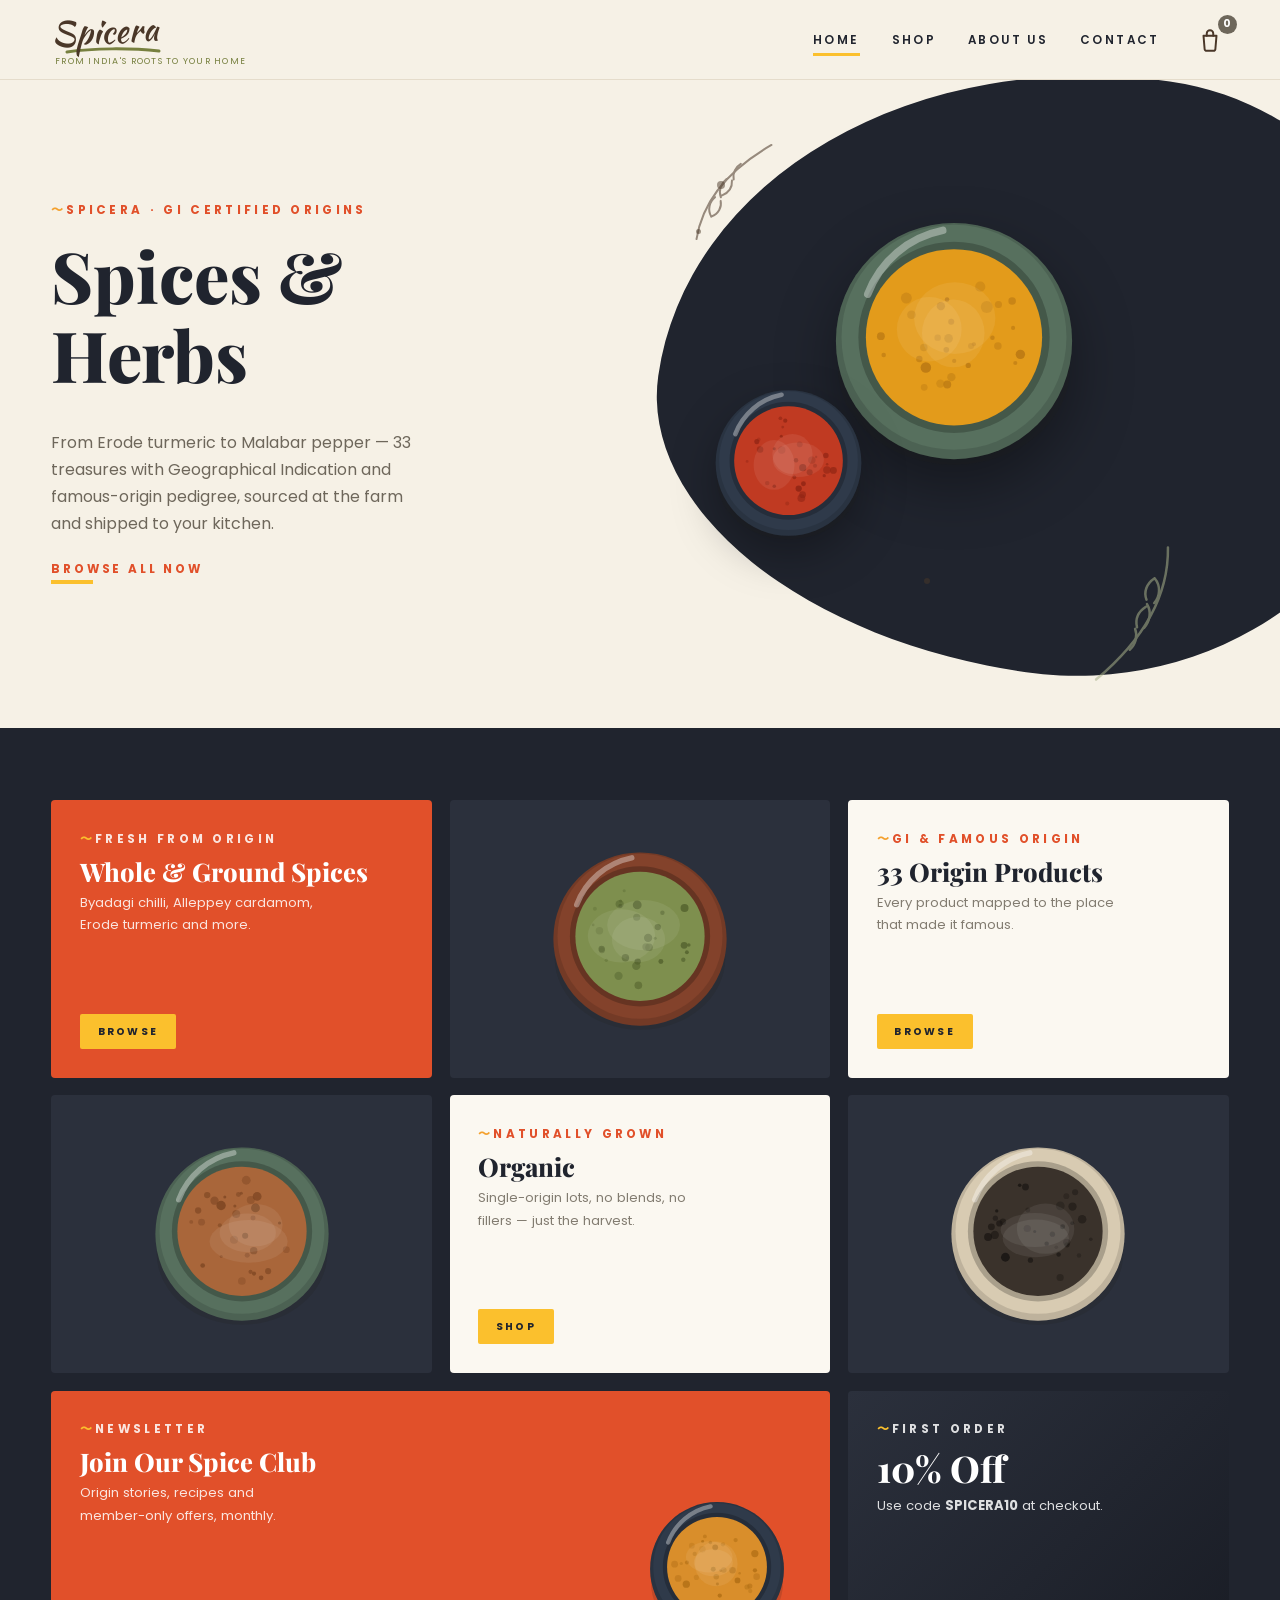
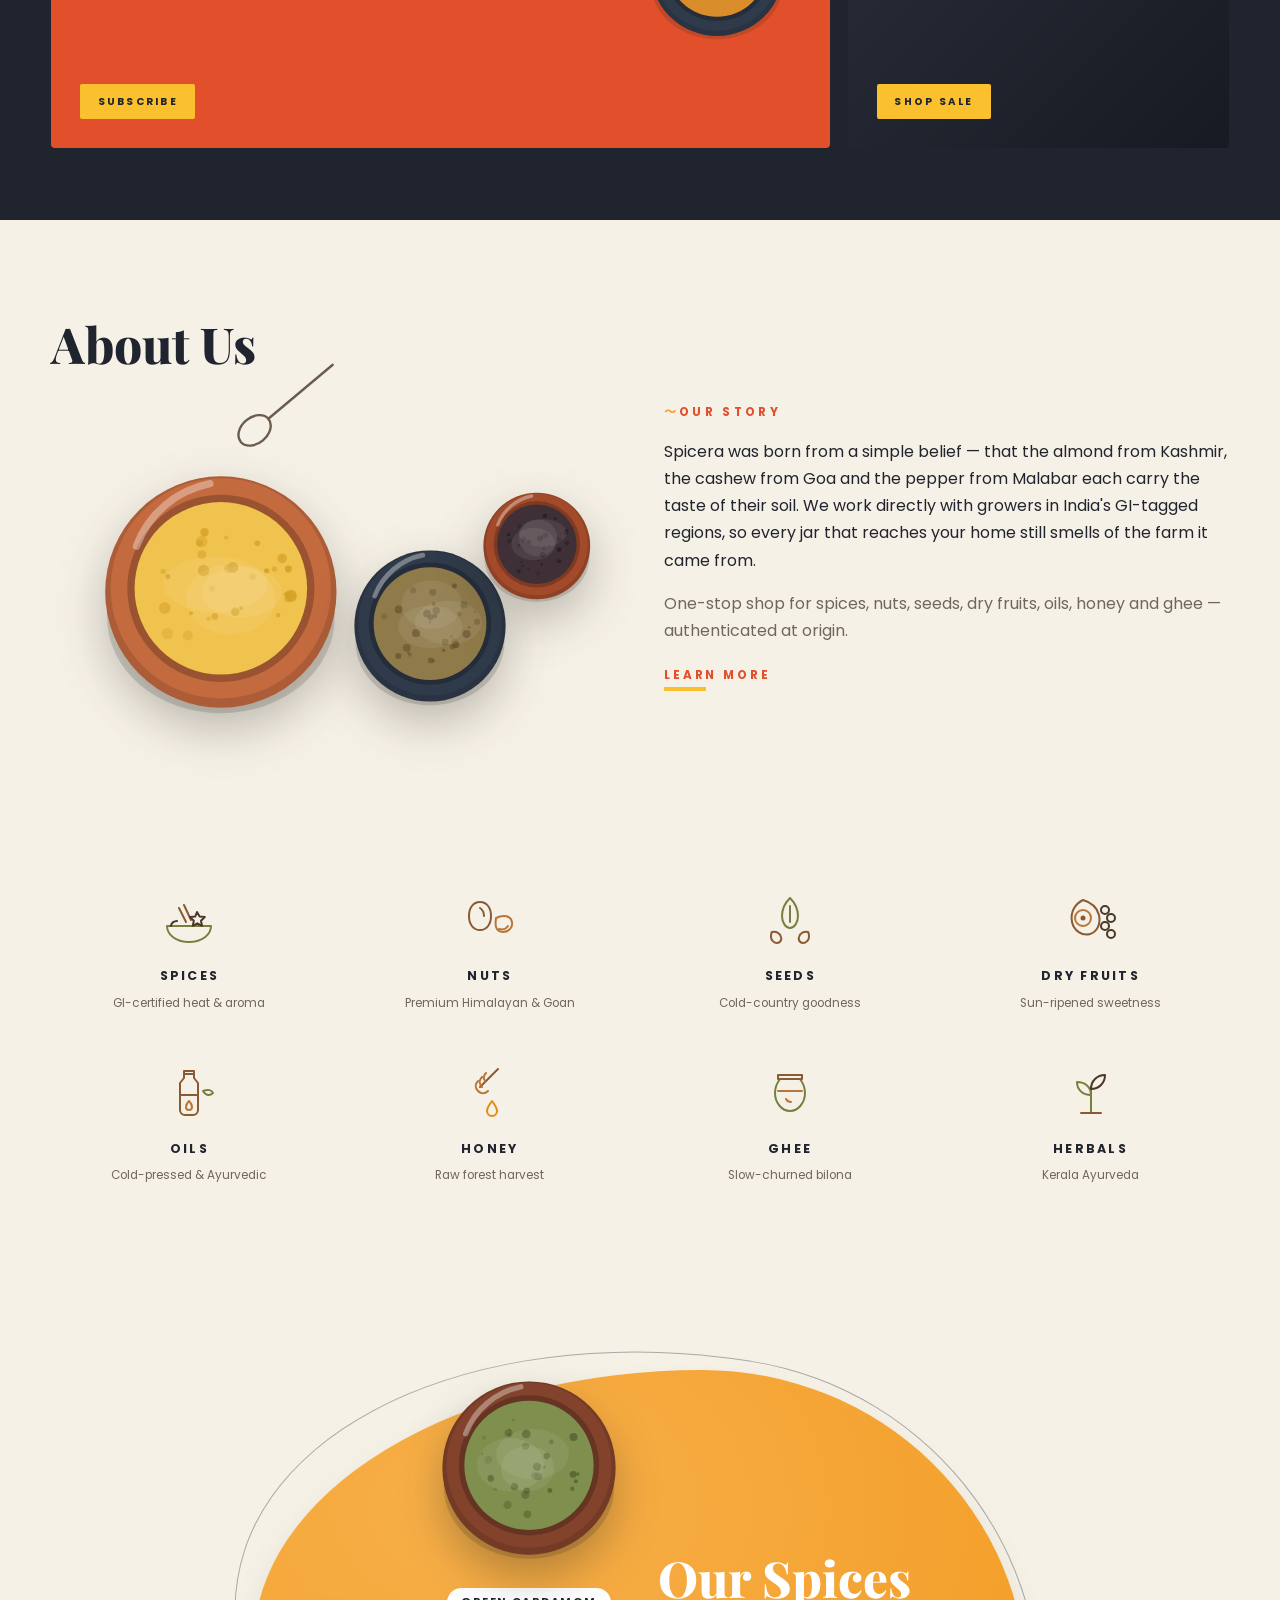
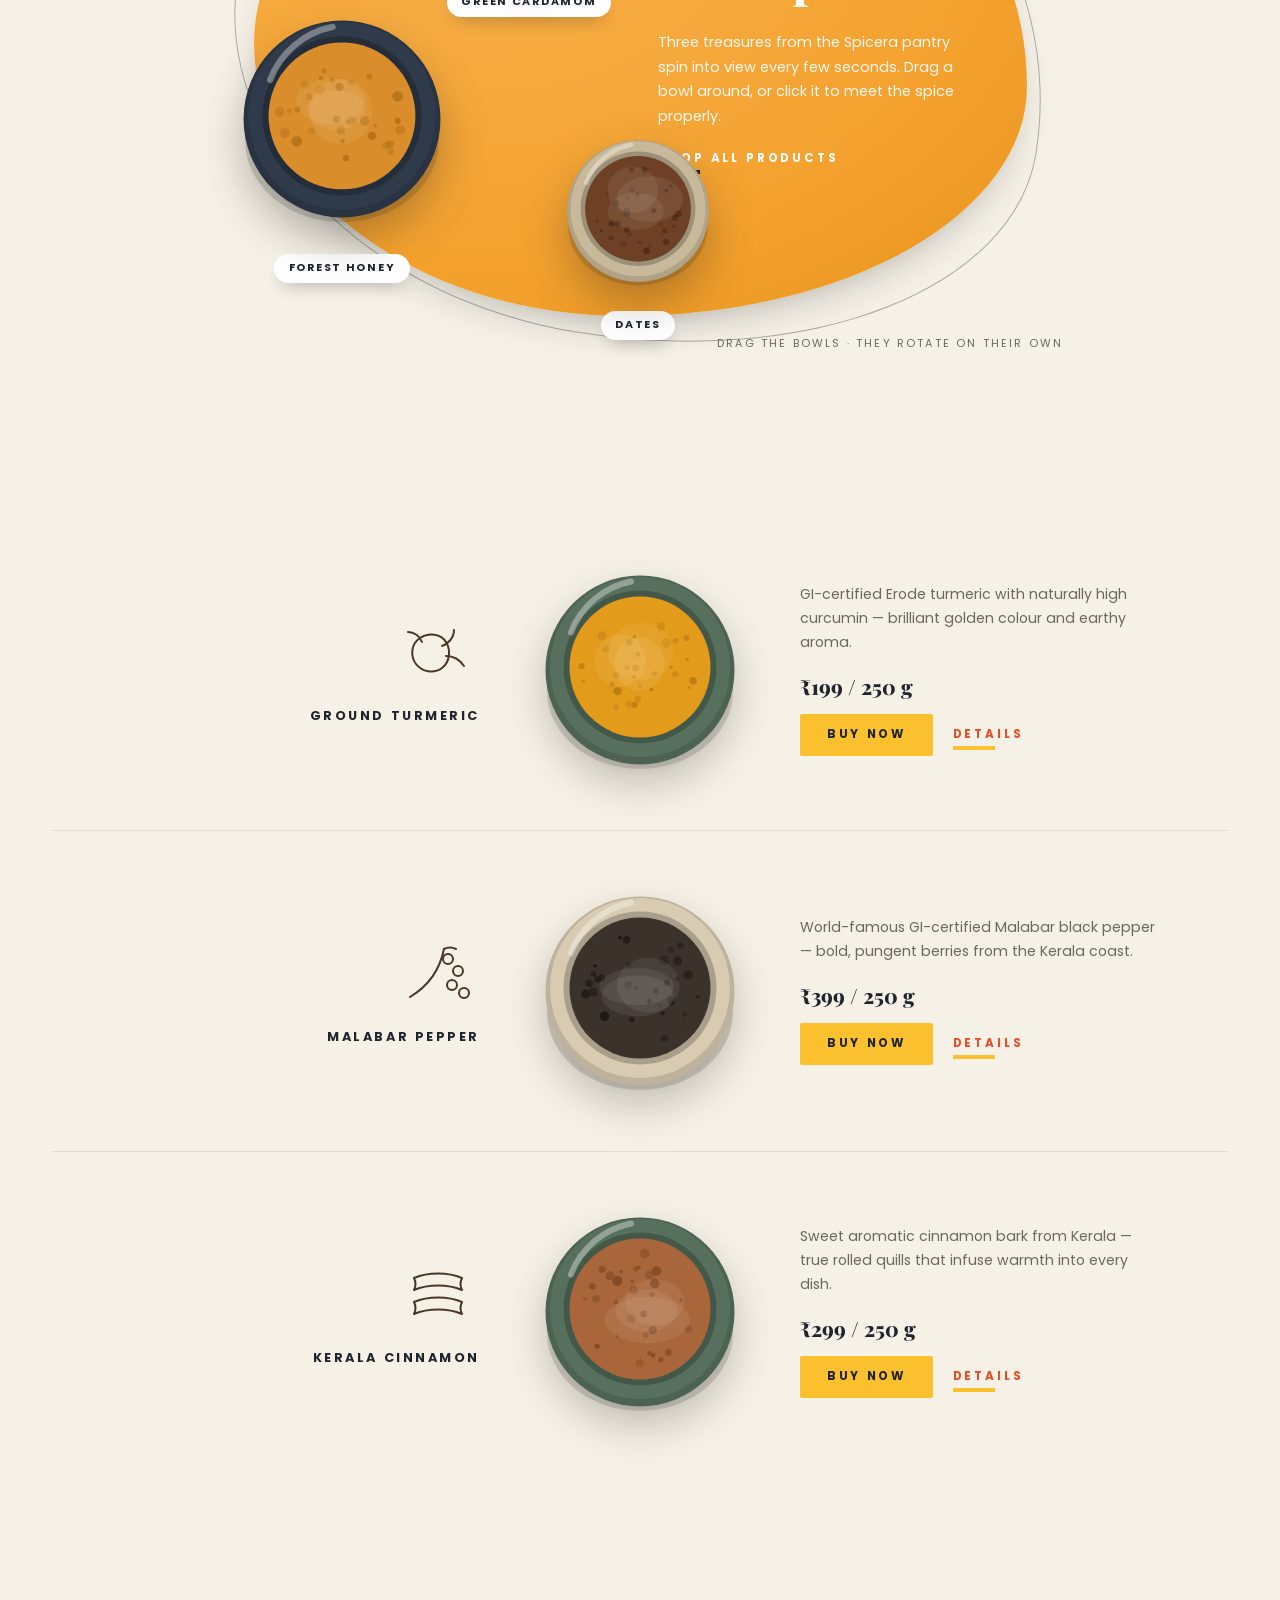
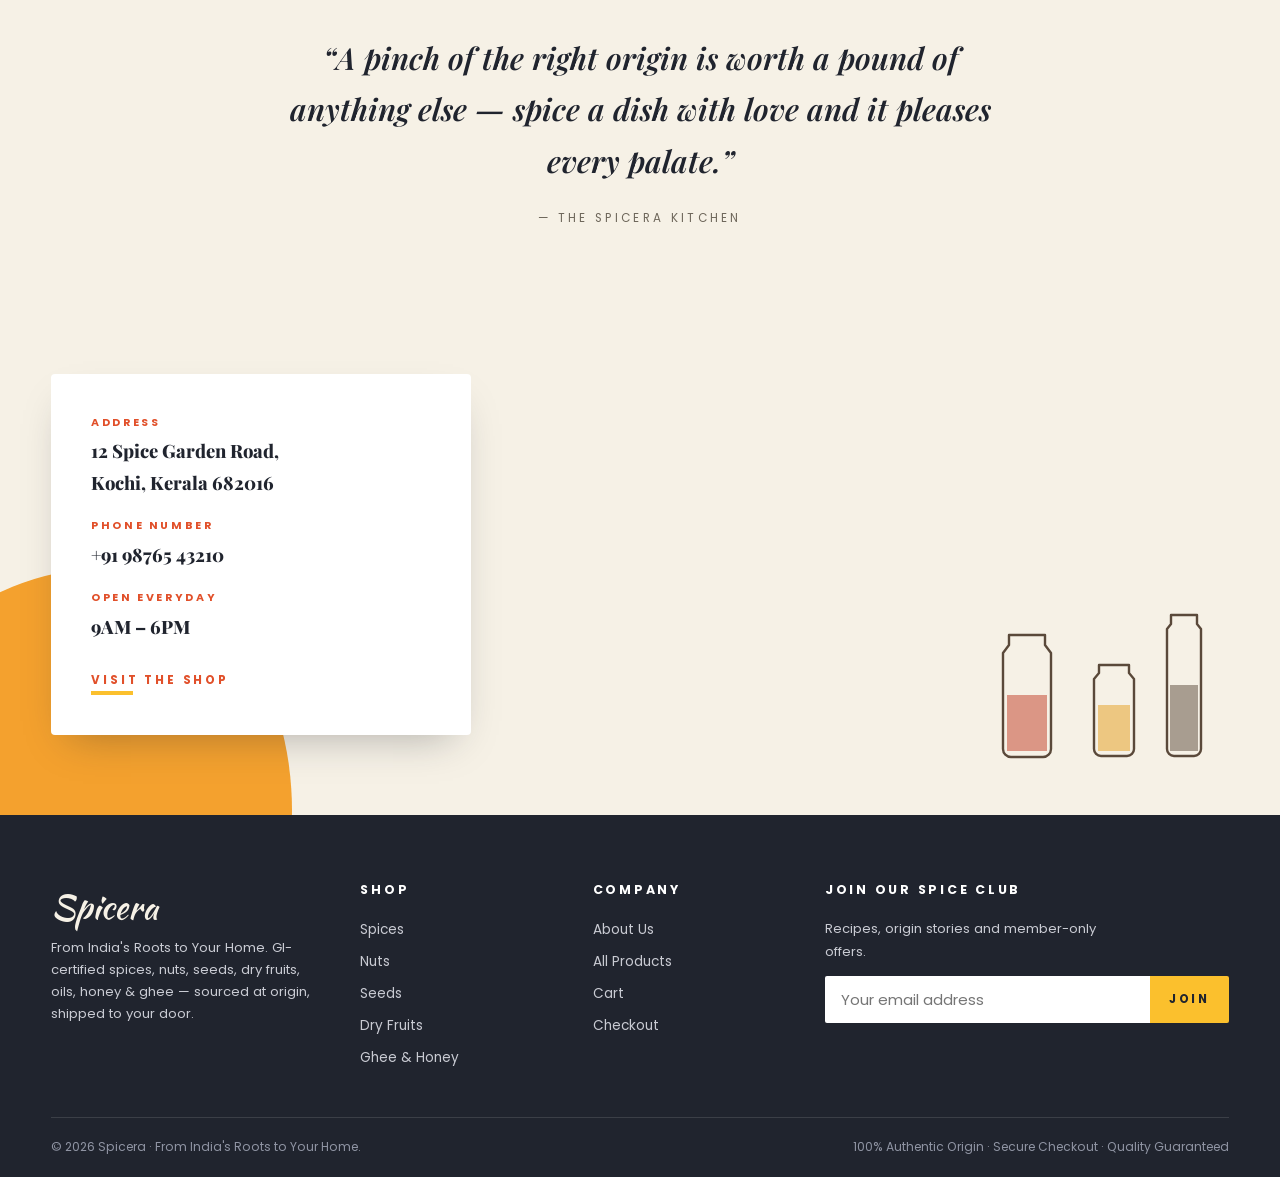
<file: index.html>
<!DOCTYPE html>
<html lang="en">
<head>
<meta charset="UTF-8">
<meta name="viewport" content="width=device-width, initial-scale=1.0">
<title>Spicera — From India's Roots to Your Home</title>
<meta name="description" content="Spicera brings GI-certified Indian spices, nuts, seeds, dry fruits, oils, honey and ghee from India's roots to your home.">
<link rel="icon" href="data:image/svg+xml,%3Csvg xmlns='http://www.w3.org/2000/svg' viewBox='0 0 64 64'%3E%3Ccircle cx='32' cy='32' r='30' fill='%23F4A12E'/%3E%3Ccircle cx='32' cy='32' r='18' fill='%23C03A22'/%3E%3C/svg%3E">
<link rel="preconnect" href="https://fonts.googleapis.com">
<link rel="preconnect" href="https://fonts.gstatic.com" crossorigin>
<link href="https://fonts.googleapis.com/css2?family=Kaushan+Script&family=Playfair+Display:wght@600;700;800;900&family=Poppins:wght@300;400;500;600;700&display=swap" rel="stylesheet">
<link rel="stylesheet" href="assets/css/style.css">
</head>
<body data-page="home">

<!-- ================= HEADER ================= -->
<header class="site-header">
  <div class="container header-inner">
    <a class="brand" href="index.html" aria-label="Spicera home">
      <span class="brand-script">Spicera</span>
      <svg class="brand-swoosh" viewBox="0 0 96 8" fill="none"><path d="M2 5C28 1 66 1 94 4" stroke="#77803F" stroke-width="3" stroke-linecap="round"/></svg>
      <span class="brand-tag">From India's Roots to Your Home</span>
    </a>
    <nav class="site-nav">
      <a href="index.html" class="active">Home</a>
      <a href="shop.html">Shop</a>
      <a href="about.html">About Us</a>
      <a href="#contact">Contact</a>
    </nav>
    <a class="cart-link" href="cart.html" aria-label="Cart">
      <svg width="26" height="26" viewBox="0 0 24 24" fill="none" stroke="currentColor" stroke-width="1.8" stroke-linecap="round" stroke-linejoin="round"><path d="M6 8h12l-1 12a2 2 0 0 1-2 2H9a2 2 0 0 1-2-2L6 8Z"/><path d="M9 8V6a3 3 0 0 1 6 0v2"/></svg>
      <span class="cart-count is-empty">0</span>
    </a>
    <button class="nav-toggle" aria-label="Menu">
      <svg width="26" height="26" viewBox="0 0 24 24" fill="none" stroke="currentColor" stroke-width="2" stroke-linecap="round"><path d="M4 7h16M4 12h16M4 17h16"/></svg>
    </button>
  </div>
</header>

<!-- ================= HERO ================= -->
<section class="hero">
  <div class="container hero-grid">
    <div class="hero-copy reveal">
      <div class="eyebrow">Spicera · GI Certified Origins</div>
      <h1><span>Spices &amp;</span><span>Herbs</span></h1>
      <p>From Erode turmeric to Malabar pepper — 33 treasures with Geographical Indication and famous-origin pedigree, sourced at the farm and shipped to your kitchen.</p>
      <a class="link-cta" href="shop.html">Browse All Now</a>
    </div>
    <div class="hero-art">
      <div class="hero-blob"></div>
      <span class="hero-leaf l1"><svg viewBox="0 0 120 60" fill="none" stroke="currentColor" stroke-width="2" stroke-linecap="round"><path d="M4 52C30 20 70 8 116 8"/><path d="M28 40c0-8 6-14 13-15M46 28c1-7 7-12 14-13M66 19c2-6 8-10 14-10M28 40c8 1 14-3 16-9M48 27c8 1 13-2 16-8"/></svg></span>
      <div class="hero-bowl-main" data-bowl="turmeric"></div>
      <div class="hero-bowl-side" data-bowl="red-chilli"></div>
      <span class="hero-leaf l2"><svg viewBox="0 0 120 60" fill="none" stroke="currentColor" stroke-width="2" stroke-linecap="round"><path d="M4 52C30 20 70 8 116 8"/><path d="M28 40c0-8 6-14 13-15M46 28c1-7 7-12 14-13M66 19c2-6 8-10 14-10M28 40c8 1 14-3 16-9M48 27c8 1 13-2 16-8"/></svg></span>
      <span class="hero-scatter" style="width:8px;height:8px;top:6%;left:6%"></span>
      <span class="hero-scatter" style="width:5px;height:5px;top:16%;left:2%"></span>
      <span class="hero-scatter" style="width:6px;height:6px;bottom:10%;left:44%"></span>
    </div>
  </div>
</section>

<!-- ================= DARK TILES BAND ================= -->
<section class="band">
  <div class="container tiles">
    <div class="tile tile-terra reveal">
      <div class="eyebrow">Fresh from origin</div>
      <h3>Whole &amp; Ground Spices</h3>
      <p>Byadagi chilli, Alleppey cardamom, Erode turmeric and more.</p>
      <a class="btn" href="shop.html?cat=spices">Browse</a>
    </div>
    <div class="tile tile-img reveal" data-bowl="green-cardamom"></div>
    <div class="tile tile-paper reveal">
      <div class="eyebrow">GI &amp; famous origin</div>
      <h3>33 Origin Products</h3>
      <p>Every product mapped to the place that made it famous.</p>
      <a class="btn" href="shop.html">Browse</a>
    </div>
    <div class="tile tile-img reveal" data-bowl="cinnamon-stick"></div>
    <div class="tile tile-paper reveal">
      <div class="eyebrow">Naturally grown</div>
      <h3>Organic</h3>
      <p>Single-origin lots, no blends, no fillers — just the harvest.</p>
      <a class="btn" href="shop.html?cat=seeds">Shop</a>
    </div>
    <div class="tile tile-img reveal" data-bowl="black-pepper"></div>
    <div class="tile tile-terra tile-wide reveal">
      <div class="tile-copy">
        <div class="eyebrow">Newsletter</div>
        <h3>Join Our Spice Club</h3>
        <p>Origin stories, recipes and member-only offers, monthly.</p>
        <a class="btn" href="#contact">Subscribe</a>
      </div>
      <div data-bowl="forest-honey"></div>
    </div>
    <div class="tile tile-dark reveal">
      <div class="eyebrow">First order</div>
      <h3>10% Off</h3>
      <p>Use code <b>SPICERA10</b> at checkout.</p>
      <a class="btn" href="shop.html">Shop Sale</a>
    </div>
  </div>
</section>

<!-- ================= ABOUT ================= -->
<section class="about">
  <div class="container about-grid">
    <div class="reveal">
      <h2>About Us</h2>
      <div class="about-art">
        <span class="spoon"><svg viewBox="0 0 130 60" fill="none" stroke="currentColor" stroke-width="2.4" stroke-linecap="round"><ellipse cx="24" cy="30" rx="18" ry="13"/><path d="M42 30h84"/></svg></span>
        <div class="a-bowl b1" data-bowl="gir-cow-ghee"></div>
        <div class="a-bowl b2" data-bowl="cumin-seeds"></div>
        <div class="a-bowl b3" data-bowl="black-raisins"></div>
      </div>
    </div>
    <div class="reveal">
      <div class="eyebrow">Our story</div>
      <p>Spicera was born from a simple belief — that the almond from Kashmir, the cashew from Goa and the pepper from Malabar each carry the taste of their soil. We work directly with growers in India's GI-tagged regions, so every jar that reaches your home still smells of the farm it came from.</p>
      <p class="muted">One-stop shop for spices, nuts, seeds, dry fruits, oils, honey and ghee — authenticated at origin.</p>
      <a class="link-cta" href="about.html">Learn More</a>
    </div>
  </div>
</section>

<!-- ================= CATEGORY ICONS (from the Spicera logo) ================= -->
<section class="cats">
  <div class="container">
    <div class="cats-grid" data-cats></div>
  </div>
</section>

<!-- ================= OUR SPICES — rotating amber blob ================= -->
<section class="ourspices">
  <div class="container">
    <div class="blob-stage">
      <div class="amber-blob"></div>
      <div class="pod pod-a"></div>
      <div class="pod pod-b"></div>
      <div class="pod pod-c"></div>
      <div class="blob-copy">
        <h2>Our Spices</h2>
        <p>Three treasures from the Spicera pantry spin into view every few seconds. Drag a bowl around, or click it to meet the spice properly.</p>
        <a class="link-cta" href="shop.html">Shop all products</a>
      </div>
      <span class="blob-hint">Drag the bowls · they rotate on their own</span>
    </div>
  </div>
</section>

<!-- ================= FEATURED PICKS ================= -->
<section class="featured">
  <div class="container" id="home-picks">
    <div class="feat-row reveal" data-feat>
      <div class="feat-ink">
        <svg viewBox="0 0 84 84" fill="none" stroke="currentColor" stroke-width="2" stroke-linecap="round" stroke-linejoin="round"><path d="M20 52c-6-8-5-20 4-26s21-4 26 4 4 20-4 26c-8 6-20 4-26-4Z"/><path d="M46 34c6-2 12-8 12-16M50 44c8 0 14 4 18 10M26 30c-2-6-8-10-14-10"/></svg>
        <b>Ground Turmeric</b>
      </div>
      <div class="feat-bowl"></div>
      <div class="feat-copy">
        <p></p>
        <span class="price"></span>
        <button class="btn" data-add>Buy Now</button>
        <a class="link-cta feat-view" href="#" style="margin-left:1rem">Details</a>
      </div>
    </div>
    <div class="feat-row reveal" data-feat>
      <div class="feat-ink">
        <svg viewBox="0 0 84 84" fill="none" stroke="currentColor" stroke-width="2" stroke-linecap="round" stroke-linejoin="round"><path d="M14 64C34 52 44 36 48 16"/><circle cx="52" cy="26" r="5"/><circle cx="62" cy="38" r="5"/><circle cx="56" cy="52" r="5"/><circle cx="68" cy="60" r="5"/><path d="M48 16c4-2 8-2 12 0"/></svg>
        <b>Malabar Pepper</b>
      </div>
      <div class="feat-bowl"></div>
      <div class="feat-copy">
        <p></p>
        <span class="price"></span>
        <button class="btn" data-add>Buy Now</button>
        <a class="link-cta feat-view" href="#" style="margin-left:1rem">Details</a>
      </div>
    </div>
    <div class="feat-row reveal" data-feat>
      <div class="feat-ink">
        <svg viewBox="0 0 84 84" fill="none" stroke="currentColor" stroke-width="2" stroke-linecap="round" stroke-linejoin="round"><path d="M18 24c14-6 34-6 48 0-2 4-2 8 0 12-14-6-34-6-48 0 2-4 2-8 0-12Z"/><path d="M18 48c14-6 34-6 48 0-2 4-2 8 0 12-14-6-34-6-48 0 2-4 2-8 0-12Z"/></svg>
        <b>Kerala Cinnamon</b>
      </div>
      <div class="feat-bowl"></div>
      <div class="feat-copy">
        <p></p>
        <span class="price"></span>
        <button class="btn" data-add>Buy Now</button>
        <a class="link-cta feat-view" href="#" style="margin-left:1rem">Details</a>
      </div>
    </div>
  </div>
</section>

<!-- ================= QUOTE ================= -->
<section class="quote">
  <div class="container reveal">
    <blockquote>“A pinch of the right origin is worth a pound of anything else — spice a dish with love and it pleases every palate.”</blockquote>
    <cite>— The Spicera Kitchen</cite>
  </div>
</section>

<!-- ================= CONTACT STRIP ================= -->
<section class="contact-strip" id="contact">
  <div class="contact-blob"></div>
  <div class="container">
    <div class="contact-card reveal">
      <div class="label">Address</div>
      <div class="value">12 Spice Garden Road,<br>Kochi, Kerala 682016</div>
      <div class="label">Phone Number</div>
      <div class="value">+91 98765 43210</div>
      <div class="label">Open Everyday</div>
      <div class="value">9AM – 6PM</div>
      <div style="margin-top:1.4rem"><a class="link-cta" href="shop.html">Visit the Shop</a></div>
    </div>
  </div>
  <span class="contact-jars"><svg viewBox="0 0 280 200" fill="none" stroke="currentColor" stroke-width="2.4" stroke-linecap="round" stroke-linejoin="round"><path d="M60 60h36v10l6 8v96a8 8 0 0 1-8 8H62a8 8 0 0 1-8-8V78l6-8V60Z"/><rect x="58" y="120" width="40" height="56" fill="#C03A22" opacity=".55" stroke="none"/><path d="M150 90h30v8l5 6v70a7 7 0 0 1-7 7h-26a7 7 0 0 1-7-7v-70l5-6v-8Z"/><rect x="149" y="130" width="32" height="46" fill="#E39B1B" opacity=".55" stroke="none"/><path d="M222 40h26v9l4 5v120a7 7 0 0 1-7 7h-20a7 7 0 0 1-7-7V54l4-5v-9Z"/><rect x="221" y="110" width="28" height="66" fill="#4A3728" opacity=".5" stroke="none"/></svg></span>
</section>

<!-- ================= FOOTER ================= -->
<footer class="site-footer">
  <div class="container">
    <div class="footer-grid">
      <div>
        <span class="brand-script">Spicera</span>
        <p class="footer-note">From India's Roots to Your Home. GI-certified spices, nuts, seeds, dry fruits, oils, honey &amp; ghee — sourced at origin, shipped to your door.</p>
      </div>
      <div>
        <h4>Shop</h4>
        <ul class="footer-links">
          <li><a href="shop.html?cat=spices">Spices</a></li>
          <li><a href="shop.html?cat=nuts">Nuts</a></li>
          <li><a href="shop.html?cat=seeds">Seeds</a></li>
          <li><a href="shop.html?cat=dryfruits">Dry Fruits</a></li>
          <li><a href="shop.html?cat=ghee">Ghee &amp; Honey</a></li>
        </ul>
      </div>
      <div>
        <h4>Company</h4>
        <ul class="footer-links">
          <li><a href="about.html">About Us</a></li>
          <li><a href="shop.html">All Products</a></li>
          <li><a href="cart.html">Cart</a></li>
          <li><a href="checkout.html">Checkout</a></li>
        </ul>
      </div>
      <div>
        <h4>Join Our Spice Club</h4>
        <p class="footer-note">Recipes, origin stories and member-only offers.</p>
        <form class="newsletter" onsubmit="event.preventDefault(); SPICERA.toast('Welcome to the Spice Club!'); this.reset();">
          <input type="email" placeholder="Your email address" required>
          <button class="btn" type="submit">Join</button>
        </form>
      </div>
    </div>
    <div class="footer-bottom">
      <span>© 2026 Spicera · From India's Roots to Your Home.</span>
      <span>100% Authentic Origin · Secure Checkout · Quality Guaranteed</span>
    </div>
  </div>
</footer>

<script src="assets/js/products.js"></script>
<script src="assets/js/store.js"></script>
<script src="assets/js/main.js"></script>
</body>
</html>
</file>
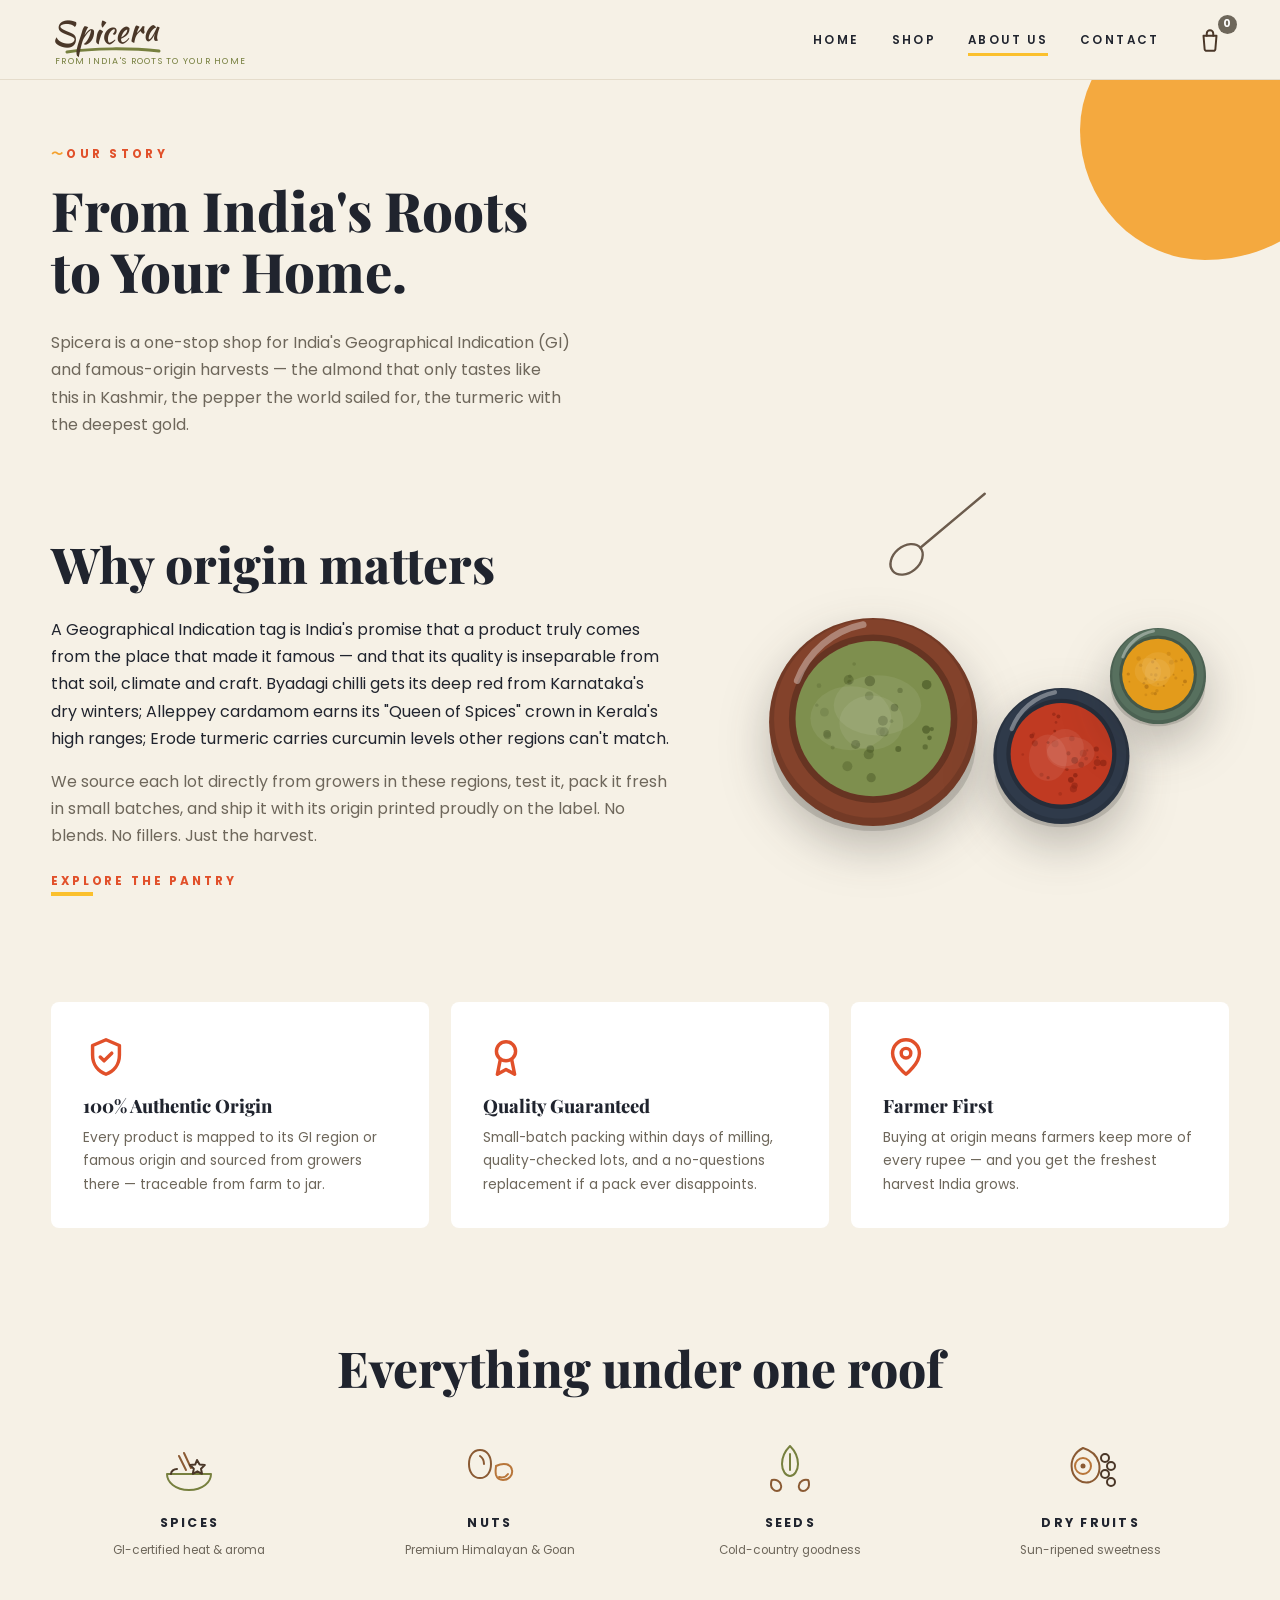
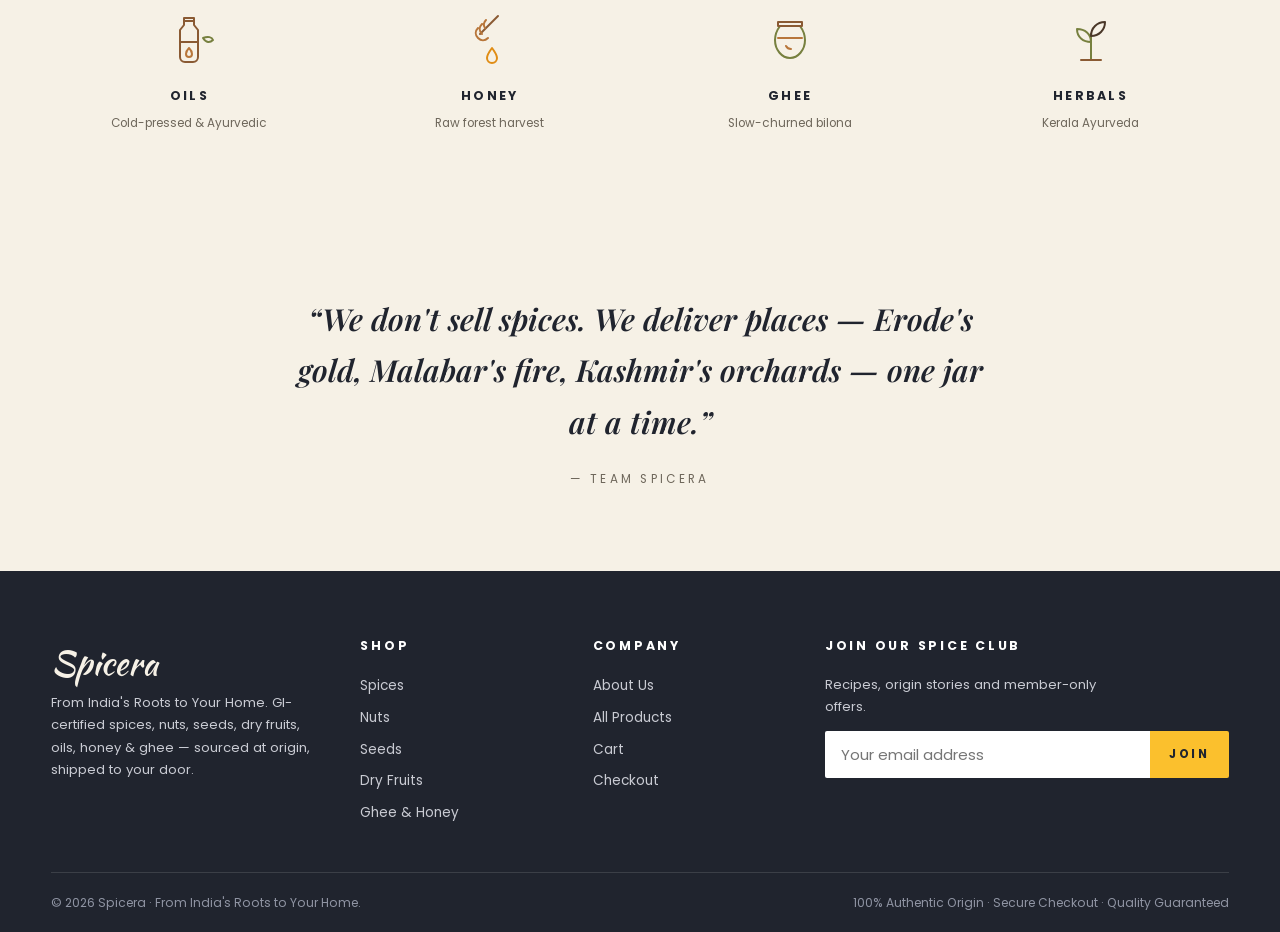
<file: about.html>
<!DOCTYPE html>
<html lang="en">
<head>
<meta charset="UTF-8">
<meta name="viewport" content="width=device-width, initial-scale=1.0">
<title>About Us — Spicera</title>
<meta name="description" content="Spicera's story — sourcing GI-certified spices, nuts, seeds and more from India's famous origins, direct from growers.">
<link rel="icon" href="data:image/svg+xml,%3Csvg xmlns='http://www.w3.org/2000/svg' viewBox='0 0 64 64'%3E%3Ccircle cx='32' cy='32' r='30' fill='%23F4A12E'/%3E%3Ccircle cx='32' cy='32' r='18' fill='%23C03A22'/%3E%3C/svg%3E">
<link rel="preconnect" href="https://fonts.googleapis.com">
<link rel="preconnect" href="https://fonts.gstatic.com" crossorigin>
<link href="https://fonts.googleapis.com/css2?family=Kaushan+Script&family=Playfair+Display:wght@600;700;800;900&family=Poppins:wght@300;400;500;600;700&display=swap" rel="stylesheet">
<link rel="stylesheet" href="assets/css/style.css">
</head>
<body data-page="about">

<header class="site-header">
  <div class="container header-inner">
    <a class="brand" href="index.html" aria-label="Spicera home">
      <span class="brand-script">Spicera</span>
      <svg class="brand-swoosh" viewBox="0 0 96 8" fill="none"><path d="M2 5C28 1 66 1 94 4" stroke="#77803F" stroke-width="3" stroke-linecap="round"/></svg>
      <span class="brand-tag">From India's Roots to Your Home</span>
    </a>
    <nav class="site-nav">
      <a href="index.html">Home</a>
      <a href="shop.html">Shop</a>
      <a href="about.html" class="active">About Us</a>
      <a href="index.html#contact">Contact</a>
    </nav>
    <a class="cart-link" href="cart.html" aria-label="Cart">
      <svg width="26" height="26" viewBox="0 0 24 24" fill="none" stroke="currentColor" stroke-width="1.8" stroke-linecap="round" stroke-linejoin="round"><path d="M6 8h12l-1 12a2 2 0 0 1-2 2H9a2 2 0 0 1-2-2L6 8Z"/><path d="M9 8V6a3 3 0 0 1 6 0v2"/></svg>
      <span class="cart-count is-empty">0</span>
    </a>
    <button class="nav-toggle" aria-label="Menu">
      <svg width="26" height="26" viewBox="0 0 24 24" fill="none" stroke="currentColor" stroke-width="2" stroke-linecap="round"><path d="M4 7h16M4 12h16M4 17h16"/></svg>
    </button>
  </div>
</header>

<section class="page-hero">
  <span class="dot"></span>
  <div class="container">
    <div class="eyebrow">Our story</div>
    <h1>From India's Roots<br>to Your Home.</h1>
    <p>Spicera is a one-stop shop for India's Geographical Indication (GI) and famous-origin harvests — the almond that only tastes like this in Kashmir, the pepper the world sailed for, the turmeric with the deepest gold.</p>
  </div>
</section>

<section>
  <div class="container story-grid">
    <div class="reveal">
      <h2>Why origin matters</h2>
      <p>A Geographical Indication tag is India's promise that a product truly comes from the place that made it famous — and that its quality is inseparable from that soil, climate and craft. Byadagi chilli gets its deep red from Karnataka's dry winters; Alleppey cardamom earns its "Queen of Spices" crown in Kerala's high ranges; Erode turmeric carries curcumin levels other regions can't match.</p>
      <p class="muted">We source each lot directly from growers in these regions, test it, pack it fresh in small batches, and ship it with its origin printed proudly on the label. No blends. No fillers. Just the harvest.</p>
      <a class="link-cta" href="shop.html">Explore the pantry</a>
    </div>
    <div class="about-art reveal">
      <span class="spoon"><svg viewBox="0 0 130 60" fill="none" stroke="currentColor" stroke-width="2.4" stroke-linecap="round"><ellipse cx="24" cy="30" rx="18" ry="13"/><path d="M42 30h84"/></svg></span>
      <div class="a-bowl b1" data-bowl="green-cardamom"></div>
      <div class="a-bowl b2" data-bowl="red-chilli"></div>
      <div class="a-bowl b3" data-bowl="turmeric"></div>
    </div>
  </div>
</section>

<section>
  <div class="container values-grid">
    <div class="value-card reveal">
      <svg viewBox="0 0 24 24" fill="none" stroke="currentColor" stroke-width="1.8" stroke-linecap="round" stroke-linejoin="round"><path d="M12 3l7 3v5c0 5-3 8.5-7 10-4-1.5-7-5-7-10V6l7-3Z"/><path d="M9 12l2 2 4-4"/></svg>
      <h3>100% Authentic Origin</h3>
      <p>Every product is mapped to its GI region or famous origin and sourced from growers there — traceable from farm to jar.</p>
    </div>
    <div class="value-card reveal">
      <svg viewBox="0 0 24 24" fill="none" stroke="currentColor" stroke-width="1.8" stroke-linecap="round" stroke-linejoin="round"><circle cx="12" cy="9" r="5"/><path d="M9 13.5 7.5 21l4.5-2.5L16.5 21 15 13.5"/></svg>
      <h3>Quality Guaranteed</h3>
      <p>Small-batch packing within days of milling, quality-checked lots, and a no-questions replacement if a pack ever disappoints.</p>
    </div>
    <div class="value-card reveal">
      <svg viewBox="0 0 24 24" fill="none" stroke="currentColor" stroke-width="1.8" stroke-linecap="round" stroke-linejoin="round"><path d="M12 21s-7-5.5-7-11a7 7 0 0 1 14 0c0 5.5-7 11-7 11Z"/><circle cx="12" cy="10" r="2.5"/></svg>
      <h3>Farmer First</h3>
      <p>Buying at origin means farmers keep more of every rupee — and you get the freshest harvest India grows.</p>
    </div>
  </div>
</section>

<section class="cats">
  <div class="container">
    <h2 style="text-align:center;margin-bottom:2.5rem">Everything under one roof</h2>
    <div class="cats-grid" data-cats></div>
  </div>
</section>

<section class="quote">
  <div class="container reveal">
    <blockquote>“We don't sell spices. We deliver places — Erode's gold, Malabar's fire, Kashmir's orchards — one jar at a time.”</blockquote>
    <cite>— Team Spicera</cite>
  </div>
</section>

<footer class="site-footer">
  <div class="container">
    <div class="footer-grid">
      <div>
        <span class="brand-script">Spicera</span>
        <p class="footer-note">From India's Roots to Your Home. GI-certified spices, nuts, seeds, dry fruits, oils, honey &amp; ghee — sourced at origin, shipped to your door.</p>
      </div>
      <div>
        <h4>Shop</h4>
        <ul class="footer-links">
          <li><a href="shop.html?cat=spices">Spices</a></li>
          <li><a href="shop.html?cat=nuts">Nuts</a></li>
          <li><a href="shop.html?cat=seeds">Seeds</a></li>
          <li><a href="shop.html?cat=dryfruits">Dry Fruits</a></li>
          <li><a href="shop.html?cat=ghee">Ghee &amp; Honey</a></li>
        </ul>
      </div>
      <div>
        <h4>Company</h4>
        <ul class="footer-links">
          <li><a href="about.html">About Us</a></li>
          <li><a href="shop.html">All Products</a></li>
          <li><a href="cart.html">Cart</a></li>
          <li><a href="checkout.html">Checkout</a></li>
        </ul>
      </div>
      <div>
        <h4>Join Our Spice Club</h4>
        <p class="footer-note">Recipes, origin stories and member-only offers.</p>
        <form class="newsletter" onsubmit="event.preventDefault(); SPICERA.toast('Welcome to the Spice Club!'); this.reset();">
          <input type="email" placeholder="Your email address" required>
          <button class="btn" type="submit">Join</button>
        </form>
      </div>
    </div>
    <div class="footer-bottom">
      <span>© 2026 Spicera · From India's Roots to Your Home.</span>
      <span>100% Authentic Origin · Secure Checkout · Quality Guaranteed</span>
    </div>
  </div>
</footer>

<script src="assets/js/products.js"></script>
<script src="assets/js/store.js"></script>
<script>
/* about page uses [data-bowl] fills + shared boot from main.js */
</script>
<script src="assets/js/main.js"></script>
</body>
</html>
</file>
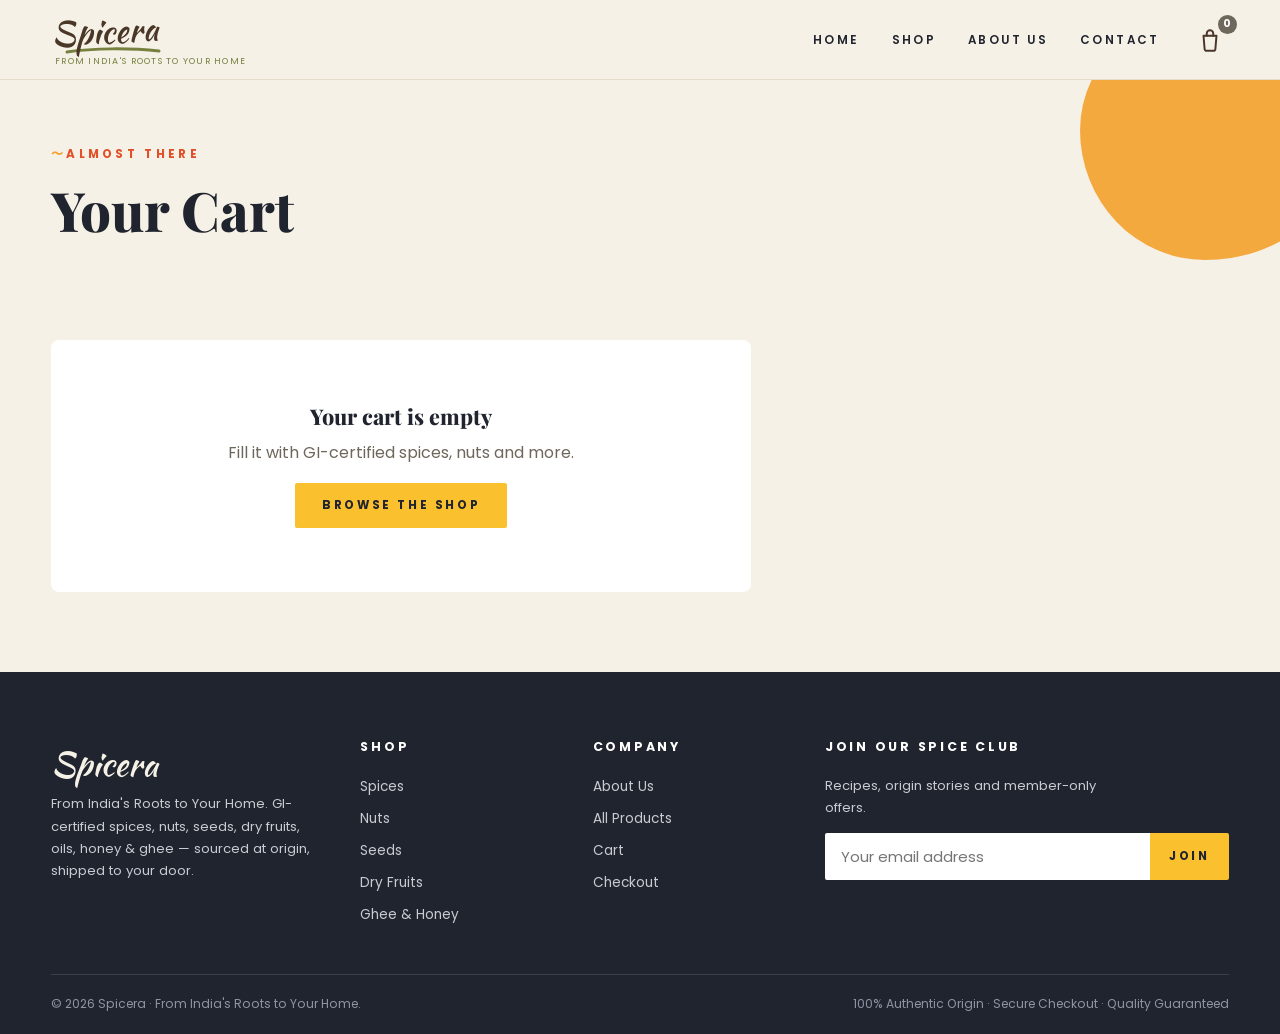
<file: cart.html>
<!DOCTYPE html>
<html lang="en">
<head>
<meta charset="UTF-8">
<meta name="viewport" content="width=device-width, initial-scale=1.0">
<title>Your Cart — Spicera</title>
<meta name="description" content="Review your Spicera cart before checkout.">
<link rel="icon" href="data:image/svg+xml,%3Csvg xmlns='http://www.w3.org/2000/svg' viewBox='0 0 64 64'%3E%3Ccircle cx='32' cy='32' r='30' fill='%23F4A12E'/%3E%3Ccircle cx='32' cy='32' r='18' fill='%23C03A22'/%3E%3C/svg%3E">
<link rel="preconnect" href="https://fonts.googleapis.com">
<link rel="preconnect" href="https://fonts.gstatic.com" crossorigin>
<link href="https://fonts.googleapis.com/css2?family=Kaushan+Script&family=Playfair+Display:wght@600;700;800;900&family=Poppins:wght@300;400;500;600;700&display=swap" rel="stylesheet">
<link rel="stylesheet" href="assets/css/style.css">
</head>
<body data-page="cart">

<header class="site-header">
  <div class="container header-inner">
    <a class="brand" href="index.html" aria-label="Spicera home">
      <span class="brand-script">Spicera</span>
      <svg class="brand-swoosh" viewBox="0 0 96 8" fill="none"><path d="M2 5C28 1 66 1 94 4" stroke="#77803F" stroke-width="3" stroke-linecap="round"/></svg>
      <span class="brand-tag">From India's Roots to Your Home</span>
    </a>
    <nav class="site-nav">
      <a href="index.html">Home</a>
      <a href="shop.html">Shop</a>
      <a href="about.html">About Us</a>
      <a href="index.html#contact">Contact</a>
    </nav>
    <a class="cart-link" href="cart.html" aria-label="Cart">
      <svg width="26" height="26" viewBox="0 0 24 24" fill="none" stroke="currentColor" stroke-width="1.8" stroke-linecap="round" stroke-linejoin="round"><path d="M6 8h12l-1 12a2 2 0 0 1-2 2H9a2 2 0 0 1-2-2L6 8Z"/><path d="M9 8V6a3 3 0 0 1 6 0v2"/></svg>
      <span class="cart-count is-empty">0</span>
    </a>
    <button class="nav-toggle" aria-label="Menu">
      <svg width="26" height="26" viewBox="0 0 24 24" fill="none" stroke="currentColor" stroke-width="2" stroke-linecap="round"><path d="M4 7h16M4 12h16M4 17h16"/></svg>
    </button>
  </div>
</header>

<section class="page-hero">
  <span class="dot"></span>
  <div class="container">
    <div class="eyebrow">Almost there</div>
    <h1>Your Cart</h1>
  </div>
</section>

<section>
  <div class="container cart-wrap">
    <div class="cart-lines" id="cart-lines"></div>
    <aside class="summary-card" id="cart-summary">
      <h3>Order Summary</h3>
      <div class="free-ship"></div>
      <div id="sum-rows"></div>
      <a class="btn btn-terra btn-block" href="checkout.html" style="margin-top:1.2rem">Proceed to Checkout</a>
      <a class="btn btn-ghost btn-block" href="shop.html" style="margin-top:.6rem">Continue Shopping</a>
      <div class="trust-row">
        <span class="trust"><svg viewBox="0 0 24 24" fill="none" stroke="currentColor" stroke-width="1.8" stroke-linecap="round" stroke-linejoin="round"><path d="M12 3l7 3v5c0 5-3 8.5-7 10-4-1.5-7-5-7-10V6l7-3Z"/><path d="M9 12l2 2 4-4"/></svg>100% Authentic Origin</span>
        <span class="trust"><svg viewBox="0 0 24 24" fill="none" stroke="currentColor" stroke-width="1.8" stroke-linecap="round" stroke-linejoin="round"><rect x="5" y="11" width="14" height="9" rx="2"/><path d="M8 11V8a4 4 0 0 1 8 0v3"/></svg>Secure Checkout</span>
        <span class="trust"><svg viewBox="0 0 24 24" fill="none" stroke="currentColor" stroke-width="1.8" stroke-linecap="round" stroke-linejoin="round"><circle cx="12" cy="9" r="5"/><path d="M9 13.5 7.5 21l4.5-2.5L16.5 21 15 13.5"/></svg>Quality Guaranteed</span>
      </div>
    </aside>
  </div>
</section>

<footer class="site-footer">
  <div class="container">
    <div class="footer-grid">
      <div>
        <span class="brand-script">Spicera</span>
        <p class="footer-note">From India's Roots to Your Home. GI-certified spices, nuts, seeds, dry fruits, oils, honey &amp; ghee — sourced at origin, shipped to your door.</p>
      </div>
      <div>
        <h4>Shop</h4>
        <ul class="footer-links">
          <li><a href="shop.html?cat=spices">Spices</a></li>
          <li><a href="shop.html?cat=nuts">Nuts</a></li>
          <li><a href="shop.html?cat=seeds">Seeds</a></li>
          <li><a href="shop.html?cat=dryfruits">Dry Fruits</a></li>
          <li><a href="shop.html?cat=ghee">Ghee &amp; Honey</a></li>
        </ul>
      </div>
      <div>
        <h4>Company</h4>
        <ul class="footer-links">
          <li><a href="about.html">About Us</a></li>
          <li><a href="shop.html">All Products</a></li>
          <li><a href="cart.html">Cart</a></li>
          <li><a href="checkout.html">Checkout</a></li>
        </ul>
      </div>
      <div>
        <h4>Join Our Spice Club</h4>
        <p class="footer-note">Recipes, origin stories and member-only offers.</p>
        <form class="newsletter" onsubmit="event.preventDefault(); SPICERA.toast('Welcome to the Spice Club!'); this.reset();">
          <input type="email" placeholder="Your email address" required>
          <button class="btn" type="submit">Join</button>
        </form>
      </div>
    </div>
    <div class="footer-bottom">
      <span>© 2026 Spicera · From India's Roots to Your Home.</span>
      <span>100% Authentic Origin · Secure Checkout · Quality Guaranteed</span>
    </div>
  </div>
</footer>

<script src="assets/js/products.js"></script>
<script src="assets/js/store.js"></script>
<script src="assets/js/main.js"></script>
</body>
</html>
</file>
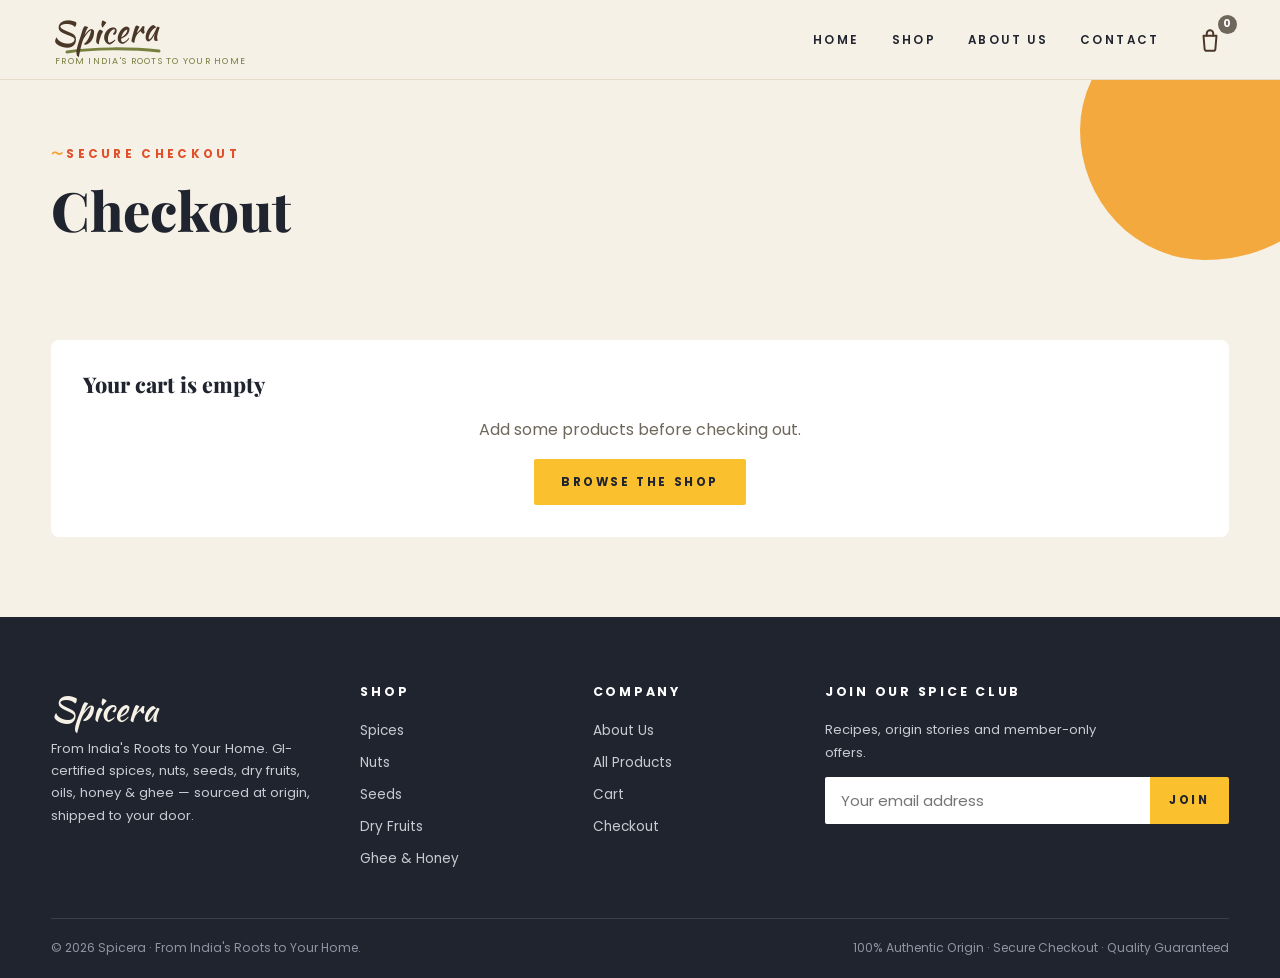
<file: checkout.html>
<!DOCTYPE html>
<html lang="en">
<head>
<meta charset="UTF-8">
<meta name="viewport" content="width=device-width, initial-scale=1.0">
<title>Checkout — Spicera</title>
<meta name="description" content="Secure Spicera checkout — express UPI, Google Pay and Apple Pay, or card, net banking and cash on delivery.">
<link rel="icon" href="data:image/svg+xml,%3Csvg xmlns='http://www.w3.org/2000/svg' viewBox='0 0 64 64'%3E%3Ccircle cx='32' cy='32' r='30' fill='%23F4A12E'/%3E%3Ccircle cx='32' cy='32' r='18' fill='%23C03A22'/%3E%3C/svg%3E">
<link rel="preconnect" href="https://fonts.googleapis.com">
<link rel="preconnect" href="https://fonts.gstatic.com" crossorigin>
<link href="https://fonts.googleapis.com/css2?family=Kaushan+Script&family=Playfair+Display:wght@600;700;800;900&family=Poppins:wght@300;400;500;600;700&display=swap" rel="stylesheet">
<link rel="stylesheet" href="assets/css/style.css">
</head>
<body data-page="checkout">

<header class="site-header">
  <div class="container header-inner">
    <a class="brand" href="index.html" aria-label="Spicera home">
      <span class="brand-script">Spicera</span>
      <svg class="brand-swoosh" viewBox="0 0 96 8" fill="none"><path d="M2 5C28 1 66 1 94 4" stroke="#77803F" stroke-width="3" stroke-linecap="round"/></svg>
      <span class="brand-tag">From India's Roots to Your Home</span>
    </a>
    <nav class="site-nav">
      <a href="index.html">Home</a>
      <a href="shop.html">Shop</a>
      <a href="about.html">About Us</a>
      <a href="index.html#contact">Contact</a>
    </nav>
    <a class="cart-link" href="cart.html" aria-label="Cart">
      <svg width="26" height="26" viewBox="0 0 24 24" fill="none" stroke="currentColor" stroke-width="1.8" stroke-linecap="round" stroke-linejoin="round"><path d="M6 8h12l-1 12a2 2 0 0 1-2 2H9a2 2 0 0 1-2-2L6 8Z"/><path d="M9 8V6a3 3 0 0 1 6 0v2"/></svg>
      <span class="cart-count is-empty">0</span>
    </a>
    <button class="nav-toggle" aria-label="Menu">
      <svg width="26" height="26" viewBox="0 0 24 24" fill="none" stroke="currentColor" stroke-width="2" stroke-linecap="round"><path d="M4 7h16M4 12h16M4 17h16"/></svg>
    </button>
  </div>
</header>

<section class="page-hero">
  <span class="dot"></span>
  <div class="container">
    <div class="eyebrow">Secure checkout</div>
    <h1>Checkout</h1>
  </div>
</section>

<section>
  <div class="container checkout-wrap">

    <!-- LEFT: customer & payment -->
    <div>
      <div class="co-panel">
        <h3><span class="step">⚡</span> Express Checkout</h3>
        <div class="express-row">
          <button class="express-btn" type="button">
            <svg width="20" height="20" viewBox="0 0 24 24" fill="none" stroke="currentColor" stroke-width="2" stroke-linecap="round" stroke-linejoin="round"><path d="M7 3l7 9-7 9M13 3l7 9-7 9"/></svg>
            UPI
          </button>
          <button class="express-btn" type="button">
            <svg width="20" height="20" viewBox="0 0 24 24"><circle cx="12" cy="12" r="10" fill="none" stroke="#4285F4" stroke-width="2"/><path d="M12 8v8M8 12h8" stroke="#34A853" stroke-width="2" stroke-linecap="round"/></svg>
            Google&nbsp;Pay
          </button>
          <button class="express-btn" type="button">
            <svg width="20" height="20" viewBox="0 0 24 24" fill="currentColor"><path d="M16.4 12.7c0-2 1.7-3 1.8-3.1-1-1.4-2.5-1.6-3-1.6-1.3-.1-2.5.8-3.2.8-.7 0-1.7-.8-2.8-.7-1.4 0-2.8.8-3.5 2.1-1.5 2.6-.4 6.5 1.1 8.6.7 1 1.6 2.2 2.7 2.1 1.1 0 1.5-.7 2.8-.7s1.7.7 2.8.7c1.2 0 1.9-1 2.6-2.1.8-1.2 1.2-2.4 1.2-2.4s-2.4-1-2.5-3.7zM14.3 6c.6-.7 1-1.7.9-2.7-.9 0-1.9.6-2.5 1.3-.6.6-1 1.6-.9 2.6 1 .1 2-.5 2.5-1.2z"/></svg>
            Apple&nbsp;Pay
          </button>
        </div>
        <div class="co-divider">or continue below</div>
      </div>

      <div class="co-panel">
        <h3><span class="step">1</span> Shipping Information</h3>
        <form id="ship-form" class="form-grid" novalidate>
          <div class="field"><label for="f-first">First name *</label><input id="f-first" autocomplete="given-name" required></div>
          <div class="field"><label for="f-last">Last name *</label><input id="f-last" autocomplete="family-name" required></div>
          <div class="field"><label for="f-email">Email *</label><input id="f-email" type="email" autocomplete="email" required></div>
          <div class="field"><label for="f-phone">Phone *</label><input id="f-phone" type="tel" autocomplete="tel" required></div>
          <div class="field full"><label for="f-addr">Address *</label><input id="f-addr" autocomplete="street-address" required></div>
          <div class="field"><label for="f-city">City *</label><input id="f-city" autocomplete="address-level2" required></div>
          <div class="field"><label for="f-state">State *</label><input id="f-state" autocomplete="address-level1" required></div>
          <div class="field"><label for="f-pin">PIN code *</label><input id="f-pin" inputmode="numeric" autocomplete="postal-code" required></div>
          <div class="field"><label for="f-notes">Delivery notes</label><input id="f-notes" placeholder="Optional"></div>
        </form>
      </div>

      <div class="co-panel">
        <h3><span class="step">2</span> Payment Method</h3>
        <div class="pay-acc">
          <div class="pay-opt active">
            <div class="pay-head"><span class="radio"></span> Credit / Debit Card</div>
            <div class="pay-body">
              <div class="form-grid">
                <div class="field full"><label>Card number</label><input placeholder="1234 5678 9012 3456" inputmode="numeric"></div>
                <div class="field"><label>Expiry</label><input placeholder="MM / YY"></div>
                <div class="field"><label>CVV</label><input placeholder="•••" type="password" maxlength="4"></div>
              </div>
            </div>
          </div>
          <div class="pay-opt">
            <div class="pay-head"><span class="radio"></span> UPI / Net Banking</div>
            <div class="pay-body">Pay with any UPI app or your bank's net banking. You'll be redirected to complete the payment securely.</div>
          </div>
          <div class="pay-opt">
            <div class="pay-head"><span class="radio"></span> Cash on Delivery</div>
            <div class="pay-body">Pay in cash when your Spicera order arrives at your door. Available for orders up to ₹5,000.</div>
          </div>
        </div>
        <button class="btn btn-terra btn-block" id="place-order" style="margin-top:1.6rem">Place Order</button>
      </div>
    </div>

    <!-- RIGHT: order summary & trust -->
    <aside class="summary-card co-summary">
      <h3>Order Summary</h3>
      <div id="co-items"></div>
      <div class="free-ship" id="co-freeship"></div>
      <div id="co-rows"></div>
      <div class="trust-row">
        <span class="trust"><svg viewBox="0 0 24 24" fill="none" stroke="currentColor" stroke-width="1.8" stroke-linecap="round" stroke-linejoin="round"><path d="M12 3l7 3v5c0 5-3 8.5-7 10-4-1.5-7-5-7-10V6l7-3Z"/><path d="M9 12l2 2 4-4"/></svg>100% Authentic Origin</span>
        <span class="trust"><svg viewBox="0 0 24 24" fill="none" stroke="currentColor" stroke-width="1.8" stroke-linecap="round" stroke-linejoin="round"><rect x="5" y="11" width="14" height="9" rx="2"/><path d="M8 11V8a4 4 0 0 1 8 0v3"/></svg>Secure Checkout</span>
        <span class="trust"><svg viewBox="0 0 24 24" fill="none" stroke="currentColor" stroke-width="1.8" stroke-linecap="round" stroke-linejoin="round"><circle cx="12" cy="9" r="5"/><path d="M9 13.5 7.5 21l4.5-2.5L16.5 21 15 13.5"/></svg>Quality Guaranteed</span>
      </div>
    </aside>
  </div>
</section>

<footer class="site-footer">
  <div class="container">
    <div class="footer-grid">
      <div>
        <span class="brand-script">Spicera</span>
        <p class="footer-note">From India's Roots to Your Home. GI-certified spices, nuts, seeds, dry fruits, oils, honey &amp; ghee — sourced at origin, shipped to your door.</p>
      </div>
      <div>
        <h4>Shop</h4>
        <ul class="footer-links">
          <li><a href="shop.html?cat=spices">Spices</a></li>
          <li><a href="shop.html?cat=nuts">Nuts</a></li>
          <li><a href="shop.html?cat=seeds">Seeds</a></li>
          <li><a href="shop.html?cat=dryfruits">Dry Fruits</a></li>
          <li><a href="shop.html?cat=ghee">Ghee &amp; Honey</a></li>
        </ul>
      </div>
      <div>
        <h4>Company</h4>
        <ul class="footer-links">
          <li><a href="about.html">About Us</a></li>
          <li><a href="shop.html">All Products</a></li>
          <li><a href="cart.html">Cart</a></li>
          <li><a href="checkout.html">Checkout</a></li>
        </ul>
      </div>
      <div>
        <h4>Join Our Spice Club</h4>
        <p class="footer-note">Recipes, origin stories and member-only offers.</p>
        <form class="newsletter" onsubmit="event.preventDefault(); SPICERA.toast('Welcome to the Spice Club!'); this.reset();">
          <input type="email" placeholder="Your email address" required>
          <button class="btn" type="submit">Join</button>
        </form>
      </div>
    </div>
    <div class="footer-bottom">
      <span>© 2026 Spicera · From India's Roots to Your Home.</span>
      <span>100% Authentic Origin · Secure Checkout · Quality Guaranteed</span>
    </div>
  </div>
</footer>

<script src="assets/js/products.js"></script>
<script src="assets/js/store.js"></script>
<script src="assets/js/main.js"></script>
</body>
</html>
</file>
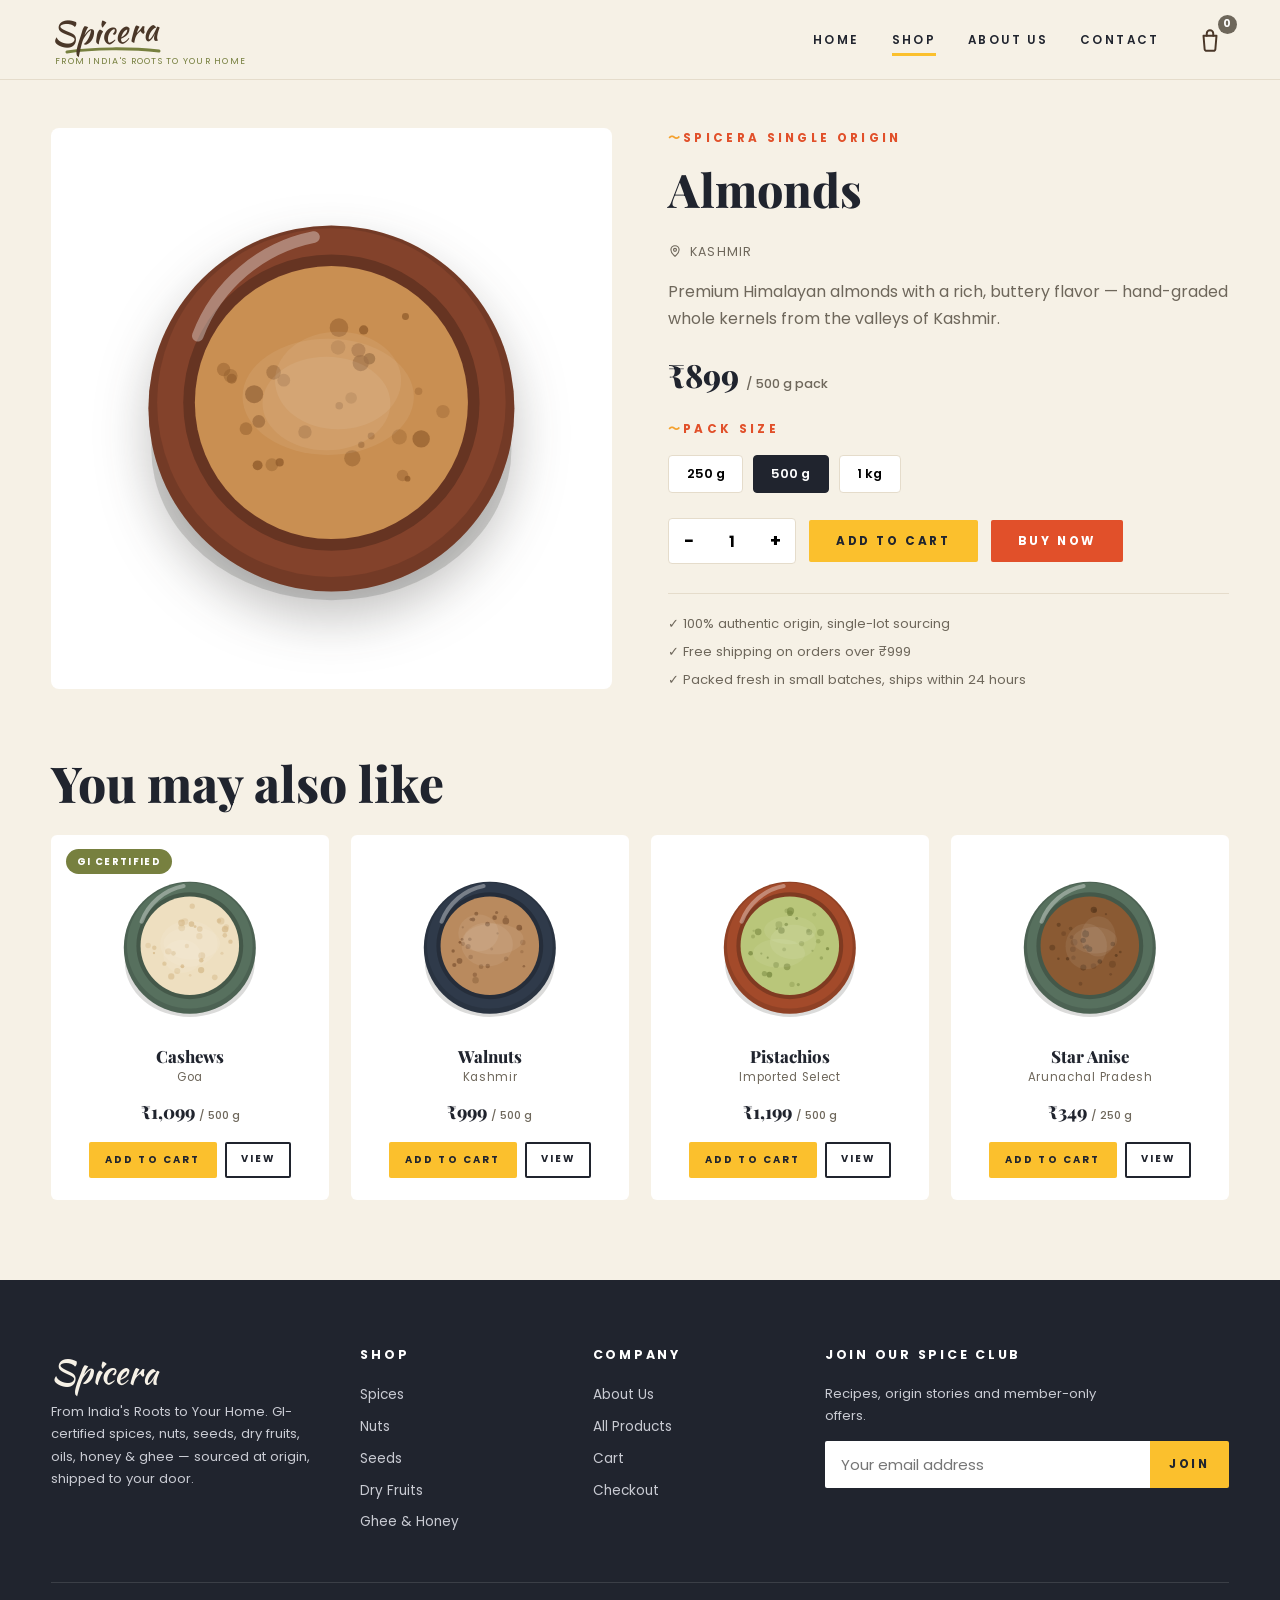
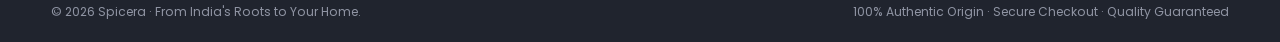
<file: product.html>
<!DOCTYPE html>
<html lang="en">
<head>
<meta charset="UTF-8">
<meta name="viewport" content="width=device-width, initial-scale=1.0">
<title>Product — Spicera</title>
<meta name="description" content="GI-certified single-origin product from Spicera.">
<link rel="icon" href="data:image/svg+xml,%3Csvg xmlns='http://www.w3.org/2000/svg' viewBox='0 0 64 64'%3E%3Ccircle cx='32' cy='32' r='30' fill='%23F4A12E'/%3E%3Ccircle cx='32' cy='32' r='18' fill='%23C03A22'/%3E%3C/svg%3E">
<link rel="preconnect" href="https://fonts.googleapis.com">
<link rel="preconnect" href="https://fonts.gstatic.com" crossorigin>
<link href="https://fonts.googleapis.com/css2?family=Kaushan+Script&family=Playfair+Display:wght@600;700;800;900&family=Poppins:wght@300;400;500;600;700&display=swap" rel="stylesheet">
<link rel="stylesheet" href="assets/css/style.css">
</head>
<body data-page="product">

<header class="site-header">
  <div class="container header-inner">
    <a class="brand" href="index.html" aria-label="Spicera home">
      <span class="brand-script">Spicera</span>
      <svg class="brand-swoosh" viewBox="0 0 96 8" fill="none"><path d="M2 5C28 1 66 1 94 4" stroke="#77803F" stroke-width="3" stroke-linecap="round"/></svg>
      <span class="brand-tag">From India's Roots to Your Home</span>
    </a>
    <nav class="site-nav">
      <a href="index.html">Home</a>
      <a href="shop.html" class="active">Shop</a>
      <a href="about.html">About Us</a>
      <a href="index.html#contact">Contact</a>
    </nav>
    <a class="cart-link" href="cart.html" aria-label="Cart">
      <svg width="26" height="26" viewBox="0 0 24 24" fill="none" stroke="currentColor" stroke-width="1.8" stroke-linecap="round" stroke-linejoin="round"><path d="M6 8h12l-1 12a2 2 0 0 1-2 2H9a2 2 0 0 1-2-2L6 8Z"/><path d="M9 8V6a3 3 0 0 1 6 0v2"/></svg>
      <span class="cart-count is-empty">0</span>
    </a>
    <button class="nav-toggle" aria-label="Menu">
      <svg width="26" height="26" viewBox="0 0 24 24" fill="none" stroke="currentColor" stroke-width="2" stroke-linecap="round"><path d="M4 7h16M4 12h16M4 17h16"/></svg>
    </button>
  </div>
</header>

<section>
  <div class="container pd">
    <div class="pd-art" id="pd-art"></div>
    <div class="pd-info">
      <div class="eyebrow">Spicera single origin</div>
      <h1 id="pd-name"></h1>
      <span class="pd-origin" id="pd-origin"></span>
      <p class="muted" id="pd-desc"></p>
      <div class="pd-price" id="pd-price"></div>
      <div class="eyebrow" style="margin-bottom:.4rem">Pack size</div>
      <div class="pd-opts" id="pd-opts"></div>
      <div class="pd-actions">
        <div class="qty-box">
          <button id="qty-minus" aria-label="Decrease quantity">−</button>
          <input id="pd-qty" value="1" inputmode="numeric">
          <button id="qty-plus" aria-label="Increase quantity">+</button>
        </div>
        <button class="btn" id="pd-add">Add to Cart</button>
        <button class="btn btn-terra" id="pd-buy">Buy Now</button>
      </div>
      <div class="pd-meta">
        <span>✓ 100% authentic origin, single-lot sourcing</span>
        <span>✓ Free shipping on orders over ₹999</span>
        <span>✓ Packed fresh in small batches, ships within 24 hours</span>
      </div>
    </div>
  </div>
</section>

<section class="related">
  <div class="container">
    <h2>You may also like</h2>
    <div id="related-grid" class="product-grid"></div>
  </div>
</section>

<footer class="site-footer">
  <div class="container">
    <div class="footer-grid">
      <div>
        <span class="brand-script">Spicera</span>
        <p class="footer-note">From India's Roots to Your Home. GI-certified spices, nuts, seeds, dry fruits, oils, honey &amp; ghee — sourced at origin, shipped to your door.</p>
      </div>
      <div>
        <h4>Shop</h4>
        <ul class="footer-links">
          <li><a href="shop.html?cat=spices">Spices</a></li>
          <li><a href="shop.html?cat=nuts">Nuts</a></li>
          <li><a href="shop.html?cat=seeds">Seeds</a></li>
          <li><a href="shop.html?cat=dryfruits">Dry Fruits</a></li>
          <li><a href="shop.html?cat=ghee">Ghee &amp; Honey</a></li>
        </ul>
      </div>
      <div>
        <h4>Company</h4>
        <ul class="footer-links">
          <li><a href="about.html">About Us</a></li>
          <li><a href="shop.html">All Products</a></li>
          <li><a href="cart.html">Cart</a></li>
          <li><a href="checkout.html">Checkout</a></li>
        </ul>
      </div>
      <div>
        <h4>Join Our Spice Club</h4>
        <p class="footer-note">Recipes, origin stories and member-only offers.</p>
        <form class="newsletter" onsubmit="event.preventDefault(); SPICERA.toast('Welcome to the Spice Club!'); this.reset();">
          <input type="email" placeholder="Your email address" required>
          <button class="btn" type="submit">Join</button>
        </form>
      </div>
    </div>
    <div class="footer-bottom">
      <span>© 2026 Spicera · From India's Roots to Your Home.</span>
      <span>100% Authentic Origin · Secure Checkout · Quality Guaranteed</span>
    </div>
  </div>
</footer>

<script src="assets/js/products.js"></script>
<script src="assets/js/store.js"></script>
<script src="assets/js/main.js"></script>
</body>
</html>
</file>
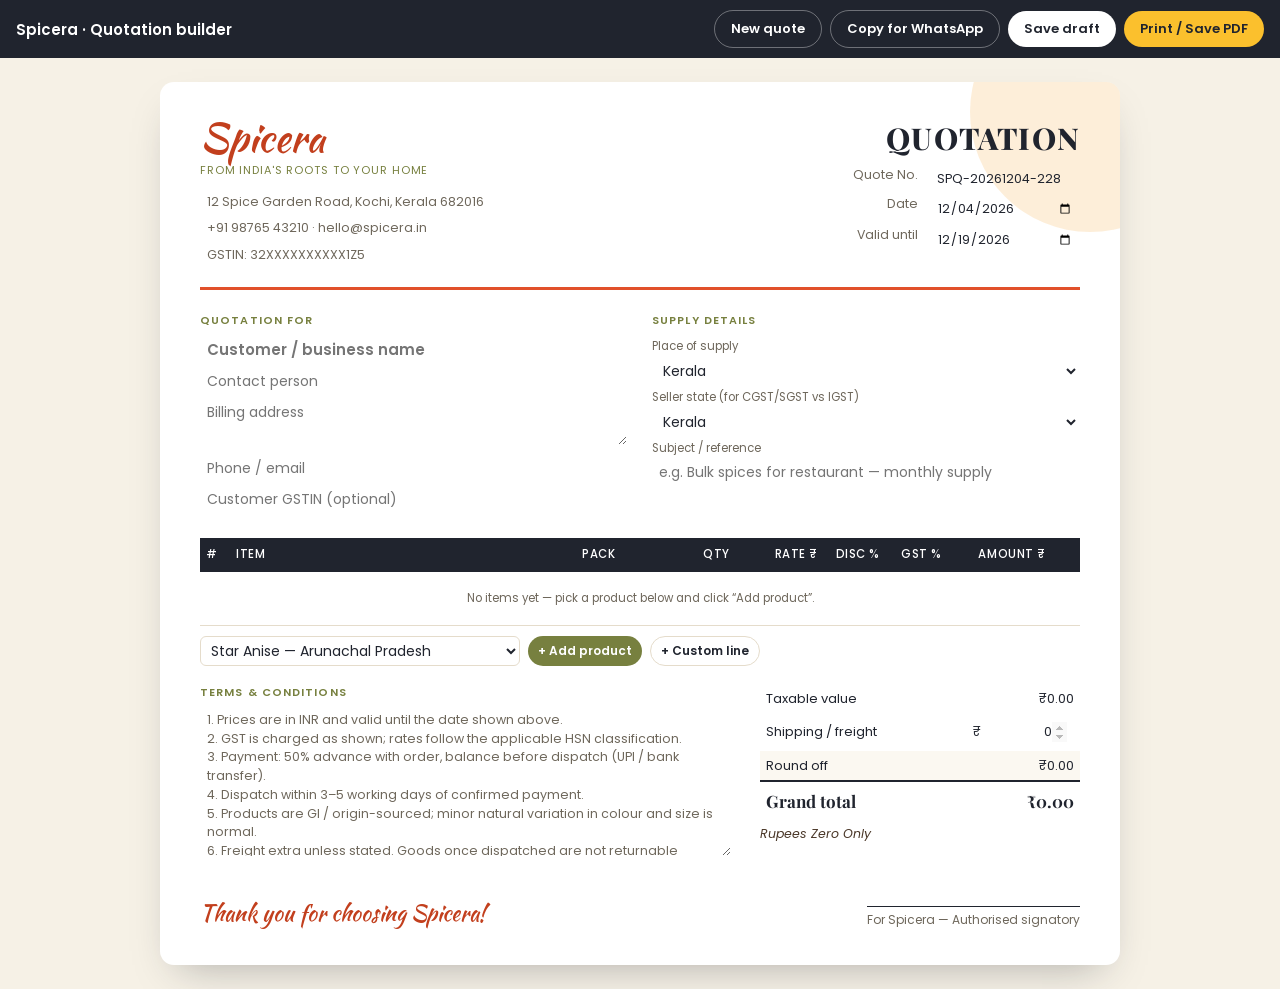
<file: quotation.html>
<!DOCTYPE html>
<html lang="en">
<head>
<meta charset="UTF-8">
<meta name="viewport" content="width=device-width, initial-scale=1.0">
<title>Quotation — Spicera</title>
<meta name="robots" content="noindex">
<link rel="icon" href="data:image/svg+xml,%3Csvg xmlns='http://www.w3.org/2000/svg' viewBox='0 0 64 64'%3E%3Ccircle cx='32' cy='32' r='30' fill='%23F4A12E'/%3E%3Ccircle cx='32' cy='32' r='18' fill='%23C03A22'/%3E%3C/svg%3E">
<link rel="preconnect" href="https://fonts.googleapis.com">
<link rel="preconnect" href="https://fonts.gstatic.com" crossorigin>
<link href="https://fonts.googleapis.com/css2?family=Kaushan+Script&family=Playfair+Display:wght@600;700;800&family=Poppins:wght@300;400;500;600;700&display=swap" rel="stylesheet">
<style>
  :root {
    --cream:#F6F1E6; --paper:#FFFFFF; --ink:#20242E; --brown:#4A3728; --olive:#77803F;
    --terra:#E1502A; --terra-d:#C23F1D; --amber:#F4A12E; --yellow:#FBC02D;
    --muted:#6E675B; --line:#E5DCCB; --soft:#FBF8F1;
    --serif:"Playfair Display",Georgia,serif; --sans:"Poppins","Segoe UI",Arial,sans-serif;
    --script:"Kaushan Script","Brush Script MT",cursive;
  }
  *,*::before,*::after{box-sizing:border-box}
  body{margin:0;font-family:var(--sans);font-size:14px;line-height:1.5;color:var(--ink);background:var(--cream)}
  .toolbar{position:sticky;top:0;z-index:10;background:var(--ink);color:#fff;padding:10px 16px;display:flex;gap:8px;flex-wrap:wrap;align-items:center}
  .toolbar h1{font:600 15px var(--sans);margin:0 auto 0 0}
  .btn{border:0;border-radius:999px;padding:8px 16px;font:600 13px var(--sans);cursor:pointer;background:#fff;color:var(--ink)}
  .btn.primary{background:var(--yellow)}
  .btn.ghost{background:transparent;color:#fff;border:1px solid rgba(255,255,255,.35)}
  .btn.small{padding:4px 10px;font-size:12px}
  .btn.add{background:var(--olive);color:#fff}
  .sheet{max-width:960px;margin:24px auto;background:var(--paper);border-radius:14px;box-shadow:0 18px 40px -18px rgba(32,36,46,.35);padding:36px 40px;position:relative;overflow:hidden}
  .sheet::before{content:"";position:absolute;right:-90px;top:-90px;width:240px;height:240px;border-radius:50%;background:var(--amber);opacity:.18}
  .head{display:grid;grid-template-columns:1fr auto;gap:24px;border-bottom:3px solid var(--terra);padding-bottom:18px;position:relative}
  .brand{font:400 40px/1 var(--script);color:var(--terra-d)}
  .tag{font-size:11px;letter-spacing:.08em;text-transform:uppercase;color:var(--olive);margin-top:4px}
  .seller{margin-top:10px;color:var(--muted);font-size:12.5px}
  .title{text-align:right}
  .title h2{font:800 30px var(--serif);margin:0;color:var(--ink);letter-spacing:.04em}
  .meta{display:grid;grid-template-columns:auto auto;gap:2px 12px;margin-top:8px;justify-content:end;font-size:12.5px}
  .meta label{color:var(--muted);text-align:right}
  .parties{display:grid;grid-template-columns:1fr 1fr;gap:24px;margin:22px 0}
  .box h3{font:600 11px var(--sans);letter-spacing:.1em;text-transform:uppercase;color:var(--olive);margin:0 0 6px}
  input,select,textarea{font:inherit;color:inherit;border:1px solid transparent;border-radius:6px;background:transparent;padding:3px 6px;width:100%}
  input:hover,select:hover,textarea:hover{border-color:var(--line)}
  input:focus,select:focus,textarea:focus{outline:none;border-color:var(--amber);background:var(--soft)}
  .box input,.box textarea{margin-bottom:2px}
  .box .name{font-weight:600;font-size:15px}
  textarea{resize:vertical;overflow:hidden}
  input[type=number]::-webkit-inner-spin-button{opacity:.4}
  table{width:100%;border-collapse:collapse;font-size:13px}
  thead th{background:var(--ink);color:#fff;font-weight:500;font-size:11.5px;text-transform:uppercase;letter-spacing:.05em;padding:8px 6px;text-align:left}
  thead th.num,td.num{text-align:right}
  tbody td{border-bottom:1px solid var(--line);padding:5px 4px;vertical-align:middle}
  tbody tr:nth-child(even){background:var(--soft)}
  td input.num{text-align:right}
  td .sub{font-size:11px;color:var(--muted);padding-left:6px;text-overflow:ellipsis}
  .col-item{min-width:220px}
  .col-sn{width:30px}.col-size{width:96px}.col-qty{width:64px}.col-rate{width:88px}.col-disc{width:62px}.col-gst{width:62px}.col-amt{width:104px}.col-x{width:28px}
  .rm{background:none;border:0;color:var(--terra-d);font-size:18px;cursor:pointer;line-height:1}
  .below{display:grid;grid-template-columns:1fr 320px;gap:28px;margin-top:18px}
  .totals{width:100%}
  .totals td{padding:5px 6px;border:0}
  .totals td:last-child{text-align:right;white-space:nowrap}
  .totals input{width:90px;text-align:right}
  .totals .grand td{border-top:2px solid var(--ink);font:700 17px var(--serif);padding-top:8px}
  .words{margin-top:8px;font-size:12.5px;color:var(--brown);font-style:italic}
  .terms h3{font:600 11px var(--sans);letter-spacing:.1em;text-transform:uppercase;color:var(--olive);margin:0 0 6px}
  .terms textarea,#termsPrint{font-size:12.5px;color:var(--muted);min-height:150px}
  #termsPrint{white-space:pre-wrap;min-height:0;padding:0 2px}
  .print-only{display:none}
  .sign{display:flex;justify-content:space-between;align-items:flex-end;margin-top:34px;gap:20px;flex-wrap:wrap}
  .sign .thanks{font:400 22px var(--script);color:var(--terra-d)}
  .sign .line{border-top:1px solid var(--ink);padding-top:4px;min-width:200px;text-align:center;font-size:12px;color:var(--muted)}
  .add-row{margin-top:10px;display:flex;gap:8px;flex-wrap:wrap}
  .note{font-size:11.5px;color:var(--muted)}
  .toast{position:fixed;bottom:20px;left:50%;transform:translateX(-50%);background:var(--ink);color:#fff;padding:8px 16px;border-radius:999px;font-size:13px;opacity:0;transition:opacity .25s;pointer-events:none}
  .toast.show{opacity:1}
  @media (max-width:720px){
    .sheet{padding:22px 16px;margin:12px 8px;border-radius:10px}
    .head{grid-template-columns:1fr}
    .parties,.below{grid-template-columns:1fr}
    .title{text-align:left}.meta{justify-content:start}.meta label{text-align:left}
    .table-wrap{overflow-x:auto}
    table{min-width:720px}
  }
  @media print{
    @page{size:A4;margin:12mm}
    body{background:#fff}
    .toolbar,.no-print,.rm,.add-row{display:none!important}
    ::placeholder{color:transparent!important}
    .print-only{display:block!important}
    input[type=number]::-webkit-inner-spin-button,input[type=number]::-webkit-outer-spin-button{-webkit-appearance:none;margin:0}
    input[type=number]{-moz-appearance:textfield}
    .sheet{box-shadow:none;margin:0;max-width:none;padding:0;border-radius:0}
    .sheet::before{display:none}
    input,select,textarea{border:0!important;background:transparent!important;padding:0 2px;appearance:none;-webkit-appearance:none}
    textarea{resize:none;overflow:hidden}
    thead th{-webkit-print-color-adjust:exact;print-color-adjust:exact}
    tbody tr:nth-child(even){-webkit-print-color-adjust:exact;print-color-adjust:exact}
  }
</style>
</head>
<body>

<div class="toolbar">
  <h1>Spicera · Quotation builder</h1>
  <button class="btn ghost" id="newBtn">New quote</button>
  <button class="btn ghost" id="copyBtn">Copy for WhatsApp</button>
  <button class="btn" id="saveBtn">Save draft</button>
  <button class="btn primary" id="printBtn">Print / Save PDF</button>
</div>

<main class="sheet" id="sheet">
  <div class="head">
    <div>
      <div class="brand">Spicera</div>
      <div class="tag">From India's Roots to Your Home</div>
      <div class="seller">
        <input data-f="sellerAddr" value="12 Spice Garden Road, Kochi, Kerala 682016">
        <input data-f="sellerContact" value="+91 98765 43210 · hello@spicera.in">
        <input data-f="sellerGstin" value="GSTIN: 32XXXXXXXXXX1Z5">
      </div>
    </div>
    <div class="title">
      <h2>QUOTATION</h2>
      <div class="meta">
        <label>Quote No.</label><input data-f="qno" style="width:150px">
        <label>Date</label><input type="date" data-f="qdate" style="width:150px">
        <label>Valid until</label><input type="date" data-f="qvalid" style="width:150px">
      </div>
    </div>
  </div>

  <div class="parties">
    <div class="box">
      <h3>Quotation for</h3>
      <input class="name" data-f="custName" placeholder="Customer / business name">
      <input data-f="custContact" placeholder="Contact person">
      <textarea data-f="custAddr" rows="2" placeholder="Billing address"></textarea>
      <input data-f="custPhone" placeholder="Phone / email">
      <input data-f="custGstin" placeholder="Customer GSTIN (optional)">
    </div>
    <div class="box">
      <h3>Supply details</h3>
      <label class="note">Place of supply</label>
      <select data-f="supplyState" id="supplyState"></select>
      <div class="no-print">
        <label class="note">Seller state (for CGST/SGST vs IGST)</label>
        <select data-f="sellerState" id="sellerState"></select>
      </div>
      <label class="note">Subject / reference</label>
      <input data-f="subject" placeholder="e.g. Bulk spices for restaurant — monthly supply">
    </div>
  </div>

  <div class="table-wrap">
    <table>
      <thead>
        <tr>
          <th class="col-sn">#</th>
          <th class="col-item">Item</th>
          <th class="col-size">Pack</th>
          <th class="col-qty num">Qty</th>
          <th class="col-rate num">Rate ₹</th>
          <th class="col-disc num">Disc %</th>
          <th class="col-gst num">GST %</th>
          <th class="col-amt num">Amount ₹</th>
          <th class="col-x"></th>
        </tr>
      </thead>
      <tbody id="rows"></tbody>
    </table>
  </div>
  <div class="add-row">
    <select id="pickProduct" style="max-width:320px;border-color:var(--line)"></select>
    <button class="btn small add" id="addBtn">+ Add product</button>
    <button class="btn small" id="addCustom" style="border:1px solid var(--line)">+ Custom line</button>
  </div>

  <div class="below">
    <div class="terms">
      <h3>Terms &amp; conditions</h3>
      <textarea data-f="terms" id="terms" class="no-print"></textarea>
      <div id="termsPrint" class="print-only"></div>
    </div>
    <div>
      <table class="totals">
        <tr><td>Taxable value</td><td id="tTaxable">₹0.00</td></tr>
        <tbody id="taxRows"></tbody>
        <tr><td>Shipping / freight</td><td>₹ <input type="number" min="0" step="1" data-f="shipping" value="0"></td></tr>
        <tr><td>Round off</td><td id="tRound">₹0.00</td></tr>
        <tr class="grand"><td>Grand total</td><td id="tGrand">₹0.00</td></tr>
      </table>
      <div class="words" id="tWords"></div>
    </div>
  </div>

  <div class="sign">
    <div class="thanks">Thank you for choosing Spicera!</div>
    <div class="line">For Spicera — Authorised signatory</div>
  </div>
</main>

<div class="toast" id="toast"></div>

<script src="assets/js/products.js"></script>
<script>
(function () {
  var S = window.SPICERA;
  var KEY = "spicera_quote_draft";
  var STATES = ["Andaman & Nicobar","Andhra Pradesh","Arunachal Pradesh","Assam","Bihar","Chandigarh","Chhattisgarh",
    "Dadra & Nagar Haveli and Daman & Diu","Delhi","Goa","Gujarat","Haryana","Himachal Pradesh","Jammu & Kashmir",
    "Jharkhand","Karnataka","Kerala","Ladakh","Lakshadweep","Madhya Pradesh","Maharashtra","Manipur","Meghalaya",
    "Mizoram","Nagaland","Odisha","Puducherry","Punjab","Rajasthan","Sikkim","Tamil Nadu","Telangana","Tripura",
    "Uttar Pradesh","Uttarakhand","West Bengal","Export (outside India)"];
  /* Default GST rates — edit per line if your HSN classification differs. */
  var GST_DEFAULT = { spices:5, seeds:5, nuts:5, dryfruits:5, oil:5, honey:5, ghee:5, herbal:5 };
  var DEFAULT_TERMS = [
    "1. Prices are in INR and valid until the date shown above.",
    "2. GST is charged as shown; rates follow the applicable HSN classification.",
    "3. Payment: 50% advance with order, balance before dispatch (UPI / bank transfer).",
    "4. Dispatch within 3–5 working days of confirmed payment.",
    "5. Products are GI / origin-sourced; minor natural variation in colour and size is normal.",
    "6. Freight extra unless stated. Goods once dispatched are not returnable except for transit damage reported within 48 hours."
  ].join("\n");

  var rows = [];
  var $ = function (id) { return document.getElementById(id); };
  var fields = function () { return document.querySelectorAll("[data-f]"); };

  function iso(d) { return d.toISOString().slice(0, 10); }
  function fmt(n) { return "₹" + Number(n).toLocaleString("en-IN", { minimumFractionDigits: 2, maximumFractionDigits: 2 }); }
  function num(v) { var n = parseFloat(v); return isNaN(n) ? 0 : n; }
  function esc(s) { return String(s == null ? "" : s).replace(/[&<>"]/g, function (c) { return { "&":"&amp;","<":"&lt;",">":"&gt;",'"':"&quot;" }[c]; }); }
  function toast(msg) { var t = $("toast"); t.textContent = msg; t.classList.add("show"); setTimeout(function () { t.classList.remove("show"); }, 1800); }

  function newQuoteNo() {
    var d = new Date();
    return "SPQ-" + d.getFullYear() + String(d.getMonth() + 1).padStart(2, "0") + String(d.getDate()).padStart(2, "0") +
      "-" + String(Math.floor(Math.random() * 900) + 100);
  }

  /* ---------- Amount in words (Indian system) ---------- */
  var ONES = ["","One","Two","Three","Four","Five","Six","Seven","Eight","Nine","Ten","Eleven","Twelve","Thirteen",
    "Fourteen","Fifteen","Sixteen","Seventeen","Eighteen","Nineteen"];
  var TENS = ["","","Twenty","Thirty","Forty","Fifty","Sixty","Seventy","Eighty","Ninety"];
  function two(n) { return n < 20 ? ONES[n] : TENS[Math.floor(n / 10)] + (n % 10 ? " " + ONES[n % 10] : ""); }
  function three(n) { var h = Math.floor(n / 100), r = n % 100; return (h ? ONES[h] + " Hundred" + (r ? " " : "") : "") + (r ? two(r) : ""); }
  function words(n) {
    n = Math.round(n);
    if (n === 0) return "Zero";
    var out = [], cr = Math.floor(n / 1e7); n %= 1e7;
    var lk = Math.floor(n / 1e5); n %= 1e5;
    var th = Math.floor(n / 1e3); n %= 1e3;
    if (cr) out.push(words(cr) + " Crore");
    if (lk) out.push(two(lk) + " Lakh");
    if (th) out.push(two(th) + " Thousand");
    if (n) out.push(three(n));
    return out.join(" ");
  }

  /* ---------- Selects ---------- */
  function fillStates(sel, def) {
    sel.innerHTML = STATES.map(function (s) { return "<option" + (s === def ? " selected" : "") + ">" + s + "</option>"; }).join("");
  }
  function fillPicker() {
    $("pickProduct").innerHTML = S.CATEGORIES.map(function (c) {
      var items = S.PRODUCTS.filter(function (p) { return p.cat === c.key; });
      if (!items.length) return "";
      return '<optgroup label="' + c.label + '">' + items.map(function (p) {
        return '<option value="' + p.slug + '">' + esc(p.name) + " — " + esc(p.origin) + "</option>";
      }).join("") + "</optgroup>";
    }).join("");
  }

  /* ---------- Rows ---------- */
  function addProduct(slug) {
    var p = S.bySlug(slug); if (!p) return;
    var size = S.baseSize(p);
    rows.push({ slug: slug, name: p.name, sub: p.origin + (p.gi ? " · GI-certified" : ""), size: size,
      qty: 1, rate: S.priceFor(p, size), disc: 0, gst: GST_DEFAULT[p.cat] || 5 });
    render();
  }
  function addCustom() {
    rows.push({ slug: "", name: "", sub: "", size: "", qty: 1, rate: 0, disc: 0, gst: 5 });
    render();
  }
  function lineTaxable(r) { return num(r.qty) * num(r.rate) * (1 - num(r.disc) / 100); }

  function render() {
    $("rows").innerHTML = rows.map(function (r, i) {
      var p = r.slug ? S.bySlug(r.slug) : null;
      var sizeCell = p
        ? '<select data-i="' + i + '" data-k="size">' + S.sizesFor(p).map(function (s) {
            return "<option" + (s[0] === r.size ? " selected" : "") + ">" + s[0] + "</option>"; }).join("") + "</select>"
        : '<input data-i="' + i + '" data-k="size" value="' + esc(r.size) + '" placeholder="unit">';
      return "<tr>" +
        "<td>" + (i + 1) + "</td>" +
        '<td><input data-i="' + i + '" data-k="name" value="' + esc(r.name) + '" placeholder="Item description">' +
          '<input class="sub" data-i="' + i + '" data-k="sub" value="' + esc(r.sub) + '" placeholder="origin / notes"></td>' +
        "<td>" + sizeCell + "</td>" +
        '<td><input class="num" type="number" min="0" step="1" data-i="' + i + '" data-k="qty" value="' + r.qty + '"></td>' +
        '<td><input class="num" type="number" min="0" step="0.01" data-i="' + i + '" data-k="rate" value="' + r.rate + '"></td>' +
        '<td><input class="num" type="number" min="0" max="100" step="0.5" data-i="' + i + '" data-k="disc" value="' + r.disc + '"></td>' +
        '<td><select data-i="' + i + '" data-k="gst">' + [0, 5, 12, 18].map(function (g) {
            return '<option value="' + g + '"' + (num(r.gst) === g ? " selected" : "") + ">" + g + "%</option>"; }).join("") + "</select></td>" +
        '<td class="num" data-amt="' + i + '">' + fmt(lineTaxable(r)).slice(1) + "</td>" +
        '<td><button class="rm" data-rm="' + i + '" title="Remove">×</button></td>' +
        "</tr>";
    }).join("") || '<tr><td colspan="9" class="note" style="text-align:center;padding:18px">No items yet — pick a product below and click “Add product”.</td></tr>';
    totals();
  }

  function totals() {
    var intra = $("supplyState").value === $("sellerState").value;
    var taxable = 0, byRate = {};
    rows.forEach(function (r, i) {
      var t = lineTaxable(r); taxable += t;
      var g = num(r.gst); byRate[g] = (byRate[g] || 0) + t;
      var cell = document.querySelector('[data-amt="' + i + '"]'); if (cell) cell.textContent = fmt(t).slice(1);
    });
    var taxHTML = "", taxTotal = 0;
    Object.keys(byRate).map(Number).sort(function (a, b) { return a - b; }).forEach(function (g) {
      if (!g) return;
      var tax = byRate[g] * g / 100; taxTotal += tax;
      if (intra) {
        taxHTML += "<tr><td>CGST @ " + g / 2 + "%</td><td>" + fmt(tax / 2) + "</td></tr>" +
                   "<tr><td>SGST @ " + g / 2 + "%</td><td>" + fmt(tax / 2) + "</td></tr>";
      } else {
        taxHTML += "<tr><td>IGST @ " + g + "%</td><td>" + fmt(tax) + "</td></tr>";
      }
    });
    var ship = num(document.querySelector('[data-f="shipping"]').value);
    var raw = taxable + taxTotal + ship, grand = Math.round(raw);
    $("tTaxable").textContent = fmt(taxable);
    $("taxRows").innerHTML = taxHTML;
    $("tRound").textContent = (grand - raw >= 0 ? "" : "−") + fmt(Math.abs(grand - raw));
    $("tGrand").textContent = fmt(grand);
    $("tWords").textContent = "Rupees " + words(grand) + " Only";
    return { taxable: taxable, tax: taxTotal, ship: ship, grand: grand };
  }

  $("rows").addEventListener("input", onRowEdit);
  $("rows").addEventListener("change", onRowEdit);
  function onRowEdit(e) {
    var el = e.target, i = el.dataset.i, k = el.dataset.k; if (i == null) return;
    var r = rows[i]; r[k] = el.value;
    if (k === "size" && r.slug) {
      r.rate = S.priceFor(S.bySlug(r.slug), r.size);
      var rateEl = document.querySelector('[data-i="' + i + '"][data-k="rate"]'); if (rateEl) rateEl.value = r.rate;
    }
    totals();
  }
  $("rows").addEventListener("click", function (e) {
    var b = e.target.closest("[data-rm]"); if (!b) return;
    rows.splice(+b.dataset.rm, 1); render();
  });
  function grow() {
    $("termsPrint").textContent = $("terms").value; document.querySelectorAll("textarea").forEach(function (t) { t.style.height = "auto"; t.style.height = t.scrollHeight + "px"; }); }
  document.addEventListener("input", function (e) { if (e.target.dataset.f) totals(); if (e.target.tagName === "TEXTAREA") grow(); });
  window.addEventListener("beforeprint", grow);
  document.addEventListener("change", function (e) { if (e.target.dataset.f) totals(); });

  $("addBtn").onclick = function () { addProduct($("pickProduct").value); };
  $("addCustom").onclick = addCustom;

  /* ---------- Save / load ---------- */
  function snapshot() {
    var f = {}; fields().forEach(function (el) { f[el.dataset.f] = el.value; });
    return { fields: f, rows: rows };
  }
  function restore(d) {
    fields().forEach(function (el) { if (d.fields && d.fields[el.dataset.f] != null) el.value = d.fields[el.dataset.f]; });
    rows = d.rows || []; render();
  }
  function fresh() {
    var today = new Date(), valid = new Date(); valid.setDate(valid.getDate() + 15);
    fields().forEach(function (el) { if (/^cust|subject/.test(el.dataset.f)) el.value = ""; });
    document.querySelector('[data-f="qno"]').value = newQuoteNo();
    document.querySelector('[data-f="qdate"]').value = iso(today);
    document.querySelector('[data-f="qvalid"]').value = iso(valid);
    document.querySelector('[data-f="shipping"]').value = 0;
    $("terms").value = DEFAULT_TERMS;
    $("supplyState").value = "Kerala";
    rows = []; render(); if (typeof grow === "function") grow();
  }
  $("saveBtn").onclick = function () {
    try { localStorage.setItem(KEY, JSON.stringify(snapshot())); toast("Draft saved in this browser"); }
    catch (e) { toast("Could not save draft"); }
  };
  $("newBtn").onclick = function () { if (confirm("Start a new quotation? Unsaved changes will be lost.")) fresh(); };
  $("printBtn").onclick = function () {
    var name = document.querySelector('[data-f="custName"]').value.trim();
    var old = document.title;
    document.title = "Spicera Quotation " + document.querySelector('[data-f="qno"]').value + (name ? " - " + name : "");
    window.print();
    document.title = old;
  };
  $("copyBtn").onclick = function () {
    var t = totals(), f = snapshot().fields;
    var lines = ["*Spicera — Quotation " + f.qno + "*", "Date: " + f.qdate + " · Valid until: " + f.qvalid];
    if (f.custName) lines.push("For: " + f.custName);
    lines.push("");
    rows.forEach(function (r, i) {
      lines.push((i + 1) + ". " + r.name + (r.size ? " (" + r.size + ")" : "") + " × " + r.qty + " @ ₹" + r.rate +
        (num(r.disc) ? " less " + r.disc + "%" : "") + " = " + fmt(lineTaxable(r)));
    });
    lines.push("", "Taxable: " + fmt(t.taxable), "GST: " + fmt(t.tax));
    if (t.ship) lines.push("Shipping: " + fmt(t.ship));
    lines.push("*Total: " + fmt(t.grand) + "*", "", "Thank you for choosing Spicera!");
    var text = lines.join("\n");
    (navigator.clipboard ? navigator.clipboard.writeText(text) : Promise.reject())
      .then(function () { toast("Copied — paste into WhatsApp / email"); })
      .catch(function () { prompt("Copy this text:", text); });
  };

  /* ---------- Init ---------- */
  fillStates($("supplyState"), "Kerala");
  fillStates($("sellerState"), "Kerala");
  fillPicker();
  var saved = null;
  try { saved = JSON.parse(localStorage.getItem(KEY) || "null"); } catch (e) {}
  fresh();
  if (saved) { restore(saved); toast("Loaded your saved draft"); }
  grow();
})();
</script>
</body>
</html>
</file>
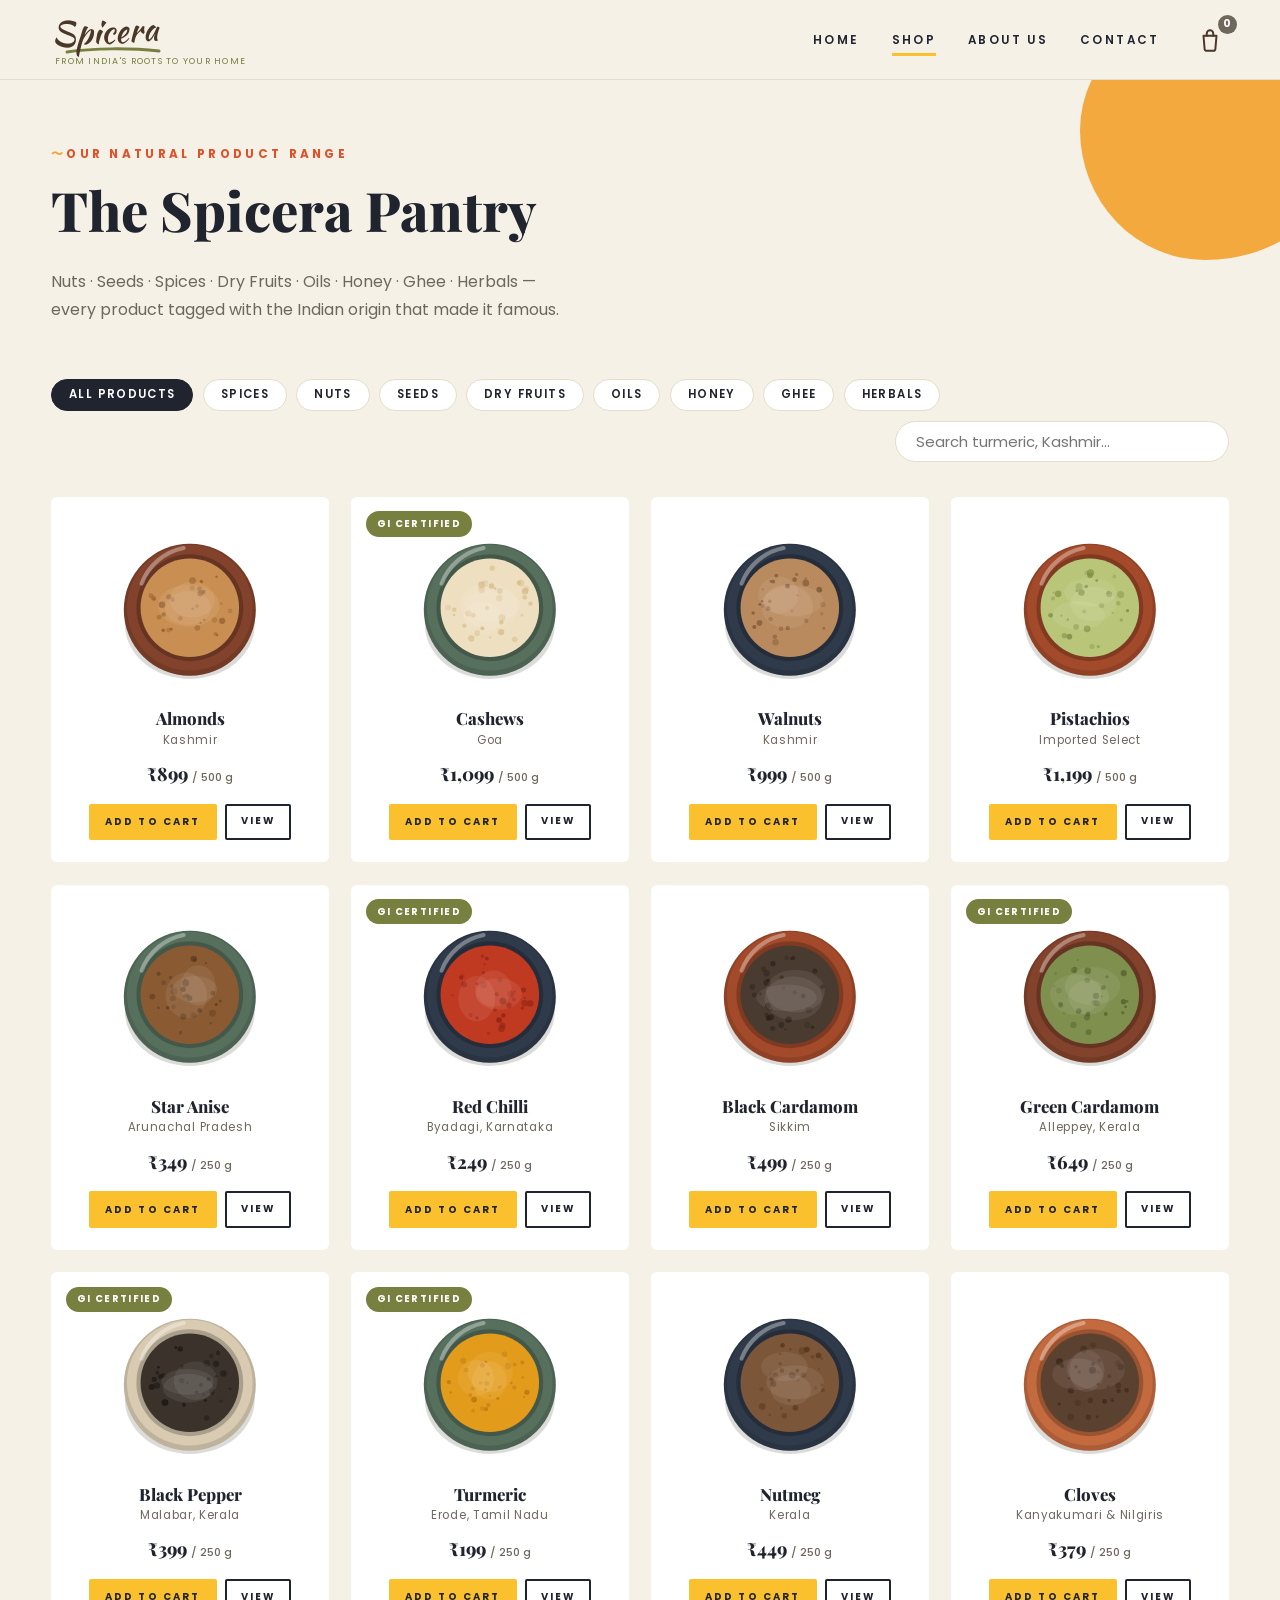
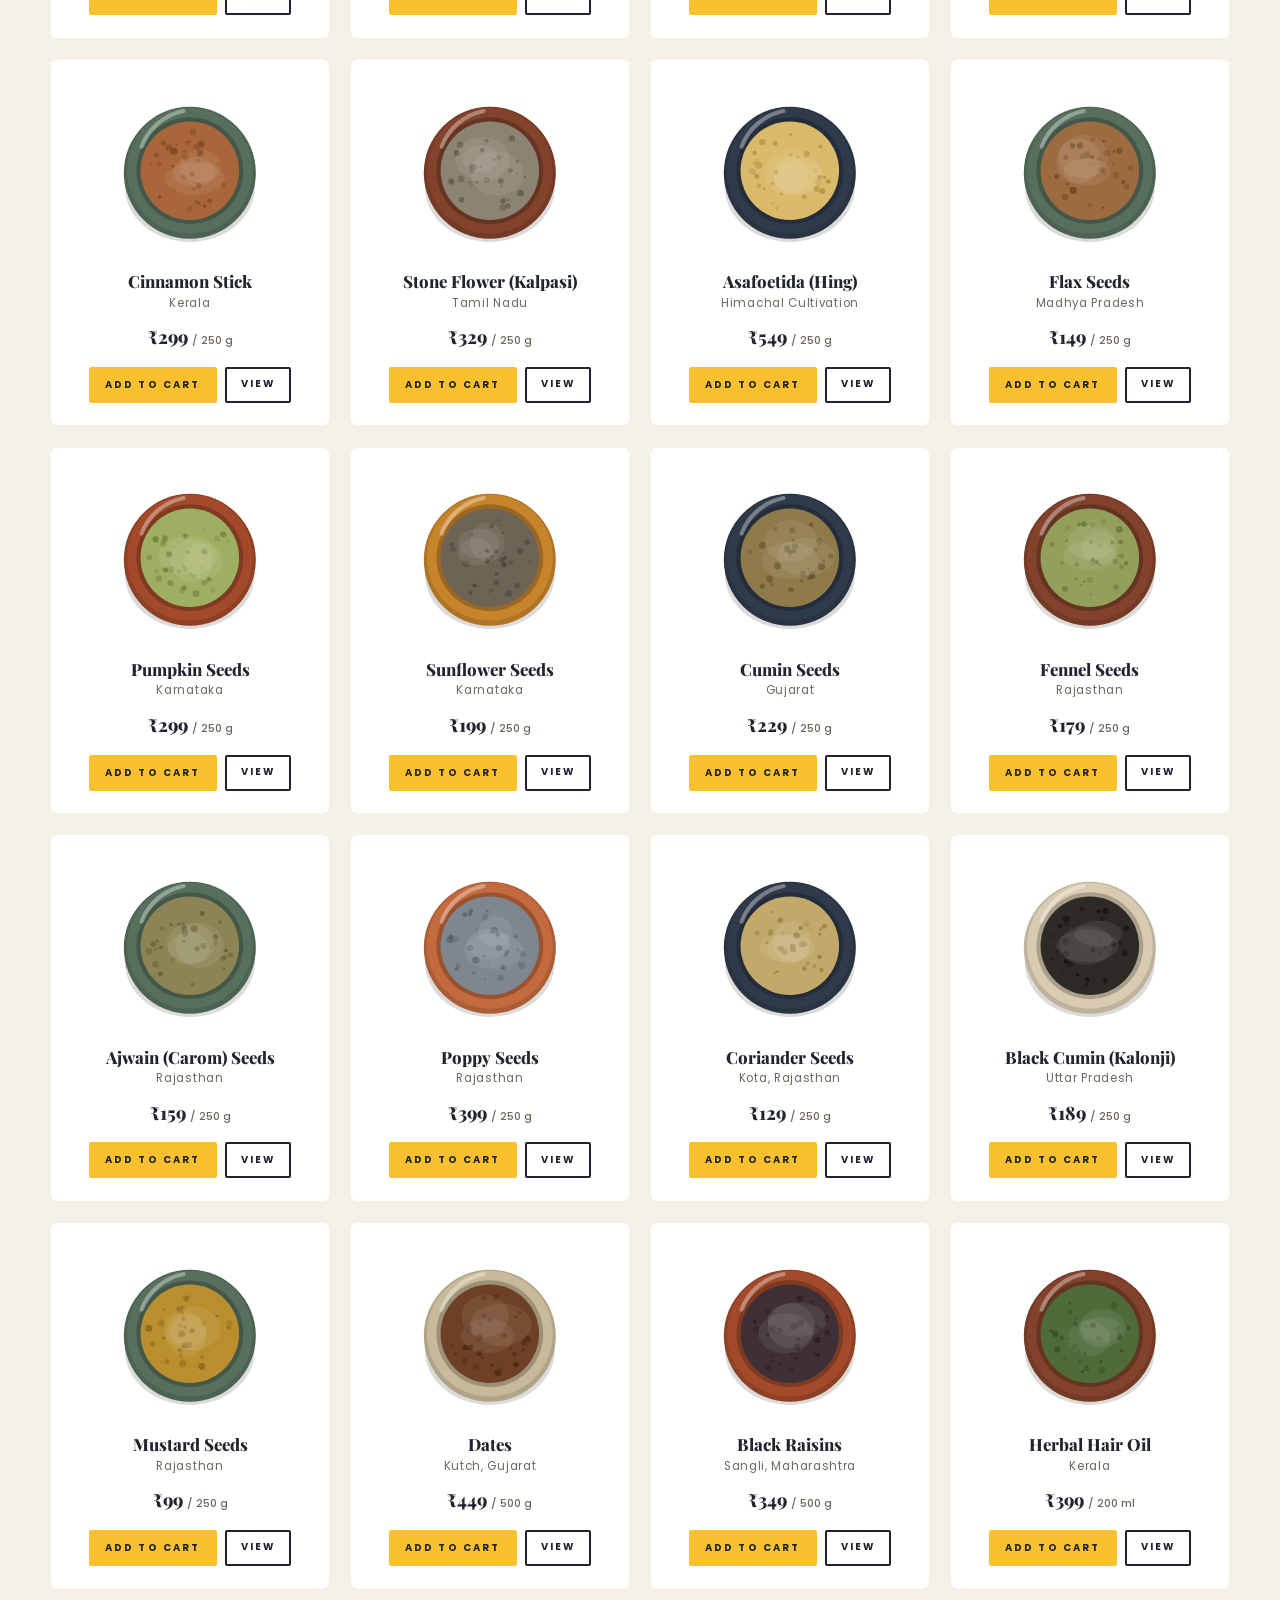
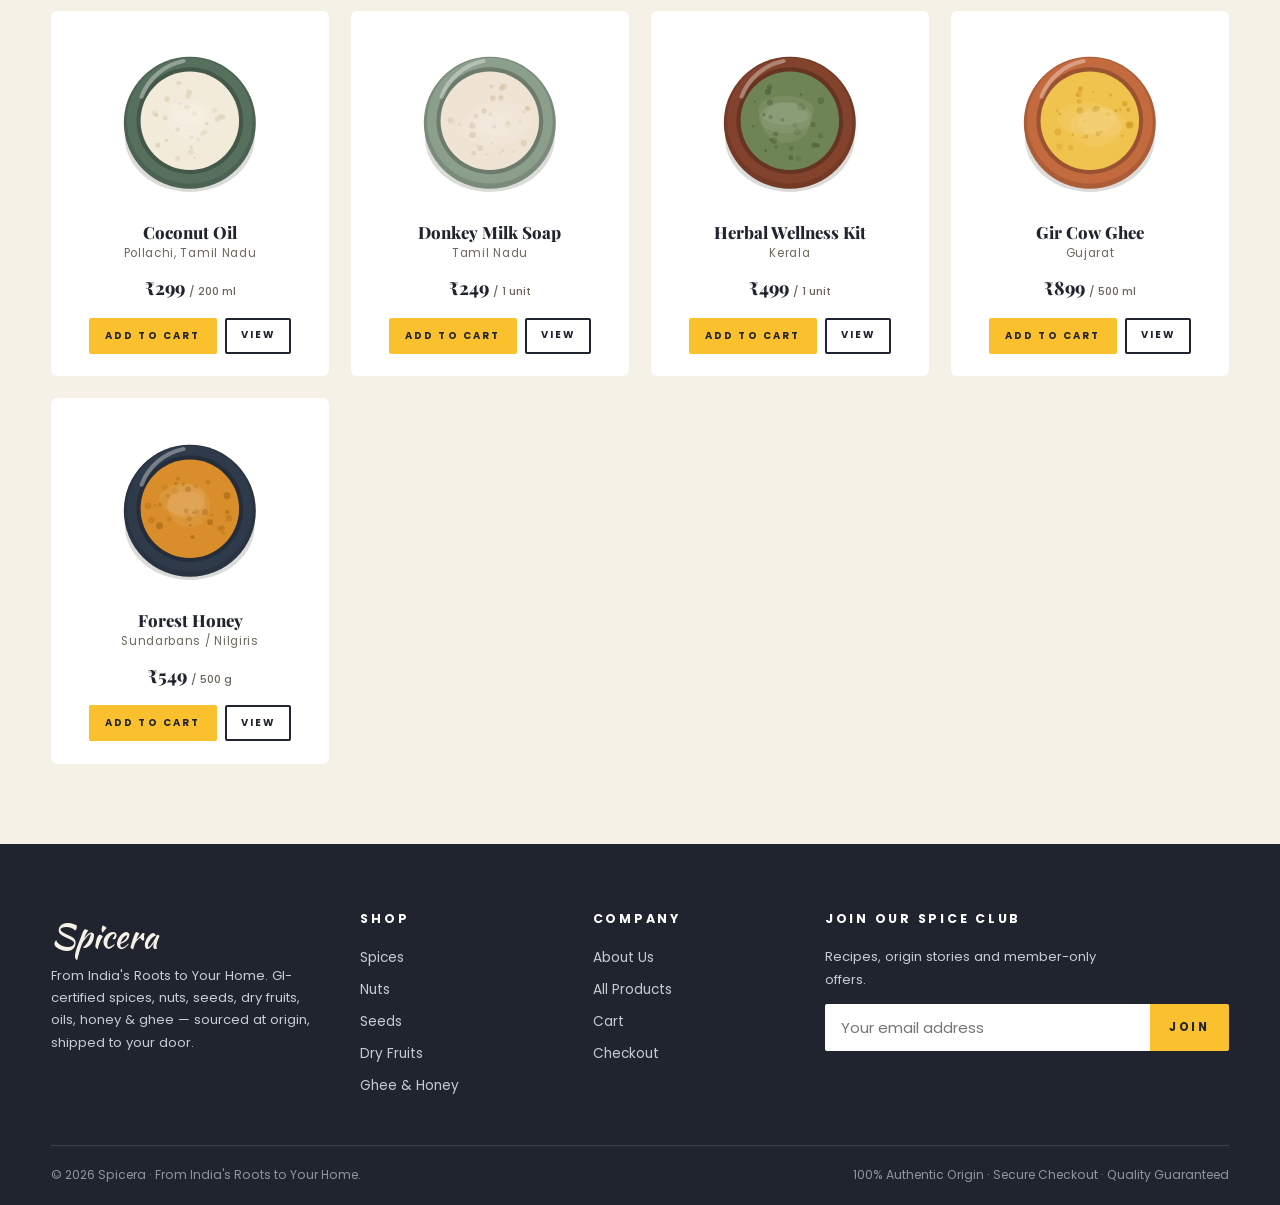
<file: shop.html>
<!DOCTYPE html>
<html lang="en">
<head>
<meta charset="UTF-8">
<meta name="viewport" content="width=device-width, initial-scale=1.0">
<title>Shop — Spicera</title>
<meta name="description" content="Shop all Spicera products — GI-certified spices, nuts, seeds, dry fruits, oils, honey and ghee from India's famous origins.">
<link rel="icon" href="data:image/svg+xml,%3Csvg xmlns='http://www.w3.org/2000/svg' viewBox='0 0 64 64'%3E%3Ccircle cx='32' cy='32' r='30' fill='%23F4A12E'/%3E%3Ccircle cx='32' cy='32' r='18' fill='%23C03A22'/%3E%3C/svg%3E">
<link rel="preconnect" href="https://fonts.googleapis.com">
<link rel="preconnect" href="https://fonts.gstatic.com" crossorigin>
<link href="https://fonts.googleapis.com/css2?family=Kaushan+Script&family=Playfair+Display:wght@600;700;800;900&family=Poppins:wght@300;400;500;600;700&display=swap" rel="stylesheet">
<link rel="stylesheet" href="assets/css/style.css">
</head>
<body data-page="shop">

<header class="site-header">
  <div class="container header-inner">
    <a class="brand" href="index.html" aria-label="Spicera home">
      <span class="brand-script">Spicera</span>
      <svg class="brand-swoosh" viewBox="0 0 96 8" fill="none"><path d="M2 5C28 1 66 1 94 4" stroke="#77803F" stroke-width="3" stroke-linecap="round"/></svg>
      <span class="brand-tag">From India's Roots to Your Home</span>
    </a>
    <nav class="site-nav">
      <a href="index.html">Home</a>
      <a href="shop.html" class="active">Shop</a>
      <a href="about.html">About Us</a>
      <a href="index.html#contact">Contact</a>
    </nav>
    <a class="cart-link" href="cart.html" aria-label="Cart">
      <svg width="26" height="26" viewBox="0 0 24 24" fill="none" stroke="currentColor" stroke-width="1.8" stroke-linecap="round" stroke-linejoin="round"><path d="M6 8h12l-1 12a2 2 0 0 1-2 2H9a2 2 0 0 1-2-2L6 8Z"/><path d="M9 8V6a3 3 0 0 1 6 0v2"/></svg>
      <span class="cart-count is-empty">0</span>
    </a>
    <button class="nav-toggle" aria-label="Menu">
      <svg width="26" height="26" viewBox="0 0 24 24" fill="none" stroke="currentColor" stroke-width="2" stroke-linecap="round"><path d="M4 7h16M4 12h16M4 17h16"/></svg>
    </button>
  </div>
</header>

<section class="page-hero">
  <span class="dot"></span>
  <div class="container">
    <div class="eyebrow">Our natural product range</div>
    <h1>The Spicera Pantry</h1>
    <p>Nuts · Seeds · Spices · Dry Fruits · Oils · Honey · Ghee · Herbals — every product tagged with the Indian origin that made it famous.</p>
  </div>
</section>

<section>
  <div class="container">
    <div class="shop-tools">
      <div id="shop-chips" style="display:flex;flex-wrap:wrap;gap:.6rem"></div>
      <input id="shop-search" class="shop-search" type="search" placeholder="Search turmeric, Kashmir…">
    </div>
    <div id="shop-grid" class="product-grid"></div>
  </div>
</section>

<footer class="site-footer">
  <div class="container">
    <div class="footer-grid">
      <div>
        <span class="brand-script">Spicera</span>
        <p class="footer-note">From India's Roots to Your Home. GI-certified spices, nuts, seeds, dry fruits, oils, honey &amp; ghee — sourced at origin, shipped to your door.</p>
      </div>
      <div>
        <h4>Shop</h4>
        <ul class="footer-links">
          <li><a href="shop.html?cat=spices">Spices</a></li>
          <li><a href="shop.html?cat=nuts">Nuts</a></li>
          <li><a href="shop.html?cat=seeds">Seeds</a></li>
          <li><a href="shop.html?cat=dryfruits">Dry Fruits</a></li>
          <li><a href="shop.html?cat=ghee">Ghee &amp; Honey</a></li>
        </ul>
      </div>
      <div>
        <h4>Company</h4>
        <ul class="footer-links">
          <li><a href="about.html">About Us</a></li>
          <li><a href="shop.html">All Products</a></li>
          <li><a href="cart.html">Cart</a></li>
          <li><a href="checkout.html">Checkout</a></li>
        </ul>
      </div>
      <div>
        <h4>Join Our Spice Club</h4>
        <p class="footer-note">Recipes, origin stories and member-only offers.</p>
        <form class="newsletter" onsubmit="event.preventDefault(); SPICERA.toast('Welcome to the Spice Club!'); this.reset();">
          <input type="email" placeholder="Your email address" required>
          <button class="btn" type="submit">Join</button>
        </form>
      </div>
    </div>
    <div class="footer-bottom">
      <span>© 2026 Spicera · From India's Roots to Your Home.</span>
      <span>100% Authentic Origin · Secure Checkout · Quality Guaranteed</span>
    </div>
  </div>
</footer>

<script src="assets/js/products.js"></script>
<script src="assets/js/store.js"></script>
<script src="assets/js/main.js"></script>
</body>
</html>
</file>
<file: assets/css/style.css>
/* ============================================================
   Spicera — From India's Roots to Your Home.
   Design system taken from the provided reference design:
   cream backgrounds, deep charcoal ink, terracotta/orange
   accents, yellow CTAs, amber organic blob, olive + brown
   from the Spicera logo.
   ============================================================ */

:root {
  --cream:   #F6F1E6;
  --cream-2: #FBF8F1;
  --paper:   #FFFFFF;
  --ink:     #20242E;
  --ink-2:   #2B303C;
  --brown:   #4A3728;
  --olive:   #77803F;
  --terra:   #E1502A;
  --terra-d: #C23F1D;
  --amber:   #F4A12E;
  --amber-d: #E08D15;
  --yellow:  #FBC02D;
  --muted:   #6E675B;
  --line:    #E5DCCB;
  --shadow:  0 18px 40px -18px rgba(32, 36, 46, .35);
  --serif:  "Playfair Display", Georgia, "Times New Roman", serif;
  --sans:   "Poppins", "Segoe UI", Helvetica, Arial, sans-serif;
  --script: "Kaushan Script", "Brush Script MT", cursive;
}

*, *::before, *::after { box-sizing: border-box; }
html { scroll-behavior: smooth; }
body {
  margin: 0;
  font-family: var(--sans);
  font-size: 16px;
  line-height: 1.7;
  color: var(--ink);
  background: var(--cream);
  -webkit-font-smoothing: antialiased;
}
img, svg { max-width: 100%; display: block; }
a { color: inherit; text-decoration: none; }
button { font-family: inherit; cursor: pointer; }
input, select, textarea { font-family: inherit; font-size: 15px; }

.container { width: min(1180px, 92%); margin-inline: auto; }

h1, h2, h3, .serif { font-family: var(--serif); font-weight: 800; line-height: 1.12; margin: 0 0 .5em; }
h1 { font-size: clamp(2.6rem, 6vw, 4.4rem); }
h2 { font-size: clamp(2rem, 4.4vw, 3.1rem); }
h3 { font-size: 1.35rem; }
p  { margin: 0 0 1em; }

.eyebrow {
  font-size: .74rem; font-weight: 700; letter-spacing: .28em;
  text-transform: uppercase; color: var(--terra); margin-bottom: 1rem;
}
.eyebrow::before { content: "〜 "; color: var(--amber); letter-spacing: 0; }
.muted { color: var(--muted); }

/* ---------- buttons & cta links ---------- */
.btn {
  display: inline-block; border: 0; border-radius: 2px;
  padding: .8rem 1.7rem; font-size: .74rem; font-weight: 700;
  letter-spacing: .22em; text-transform: uppercase;
  background: var(--yellow); color: var(--ink);
  transition: transform .18s ease, box-shadow .18s ease, background .18s ease;
}
.btn:hover { transform: translateY(-2px); box-shadow: 0 10px 22px -10px rgba(32,36,46,.5); }
.btn-terra { background: var(--terra); color: #fff; }
.btn-terra:hover { background: var(--terra-d); }
.btn-dark  { background: var(--ink); color: #fff; }
.btn-ghost { background: transparent; color: var(--ink); box-shadow: inset 0 0 0 2px var(--ink); }
.btn-block { display: block; width: 100%; text-align: center; }
.btn[disabled] { opacity: .5; pointer-events: none; }

.link-cta {
  display: inline-block; position: relative;
  font-size: .74rem; font-weight: 700; letter-spacing: .24em;
  text-transform: uppercase; color: var(--terra); padding-bottom: .35rem;
}
.link-cta::after {
  content: ""; position: absolute; left: 0; bottom: 0;
  width: 42px; height: 4px; background: var(--yellow); transition: width .25s ease;
}
.link-cta:hover::after { width: 100%; }

/* ============================================================
   HEADER
   ============================================================ */
.site-header {
  position: sticky; top: 0; z-index: 60;
  background: rgba(246, 241, 230, .94);
  backdrop-filter: blur(8px);
  border-bottom: 1px solid var(--line);
}
.header-inner { display: flex; align-items: center; gap: 2rem; padding: .8rem 0; }

.brand { display: flex; flex-direction: column; line-height: 1; }
.brand-script {
  font-family: var(--script); font-size: 2.1rem; color: var(--brown);
  transform: rotate(-3deg);
}
.brand-swoosh { width: 96px; height: 8px; margin: 1px 0 2px 14px; }
.brand-tag { font-size: .56rem; letter-spacing: .14em; text-transform: uppercase; color: var(--olive); margin-left: 4px; }

.site-nav { margin-left: auto; display: flex; gap: 2rem; }
.site-nav a {
  font-size: .74rem; font-weight: 600; letter-spacing: .2em; text-transform: uppercase;
  padding: .4rem 0; position: relative; color: var(--ink);
}
.site-nav a::after {
  content: ""; position: absolute; left: 0; bottom: 0; height: 3px; width: 0;
  background: var(--yellow); transition: width .22s ease;
}
.site-nav a:hover::after, .site-nav a.active::after { width: 100%; }

.cart-link { position: relative; display: inline-flex; padding: .35rem; color: var(--brown); }
.cart-count {
  position: absolute; top: -6px; right: -8px; min-width: 19px; height: 19px;
  border-radius: 999px; background: var(--terra); color: #fff;
  font-size: .66rem; font-weight: 700; display: grid; place-items: center; padding-inline: 4px;
}
.cart-count.is-empty { background: var(--muted); }

.nav-toggle { display: none; background: none; border: 0; padding: .4rem; color: var(--brown); }

/* ============================================================
   HERO  (cream + dark organic blob, like reference)
   ============================================================ */
.hero { position: relative; overflow: hidden; padding: 4.5rem 0 6rem; }
.hero-grid { display: grid; grid-template-columns: 1.05fr .95fr; gap: 2rem; align-items: center; }
.hero-copy { max-width: 460px; position: relative; z-index: 2; }
.hero-copy h1 span { display: block; }
.hero-copy p { color: var(--muted); max-width: 380px; }

.hero-art { position: relative; min-height: 480px; }
.hero-blob {
  position: absolute; inset: -18% -34% -8% -4%;
  background: var(--ink);
  border-radius: 62% 38% 46% 54% / 60% 46% 54% 40%;
  transform: rotate(8deg);
}
.hero-bowl-main {
  position: absolute; top: 8%; left: 22%; width: 62%;
  filter: drop-shadow(0 26px 30px rgba(0, 0, 0, .35));
  animation: floaty 7s ease-in-out infinite;
}
.hero-bowl-side {
  position: absolute; bottom: 4%; left: 2%; width: 34%;
  filter: drop-shadow(0 18px 22px rgba(0, 0, 0, .3));
  animation: floaty 8.5s 1.2s ease-in-out infinite;
}
.hero-leaf { position: absolute; color: var(--brown); opacity: .55; }
.hero-leaf.l1 { top: 2%; left: -2%; width: 120px; transform: rotate(-30deg); }
.hero-leaf.l2 { bottom: -4%; right: 4%; width: 150px; transform: rotate(140deg); color: #A8B08A; }
@keyframes floaty { 0%,100% { transform: translateY(0); } 50% { transform: translateY(-14px); } }

.hero-scatter { position: absolute; border-radius: 50%; background: var(--brown); opacity: .5; }

/* ============================================================
   DARK TILES BAND  (Whole & Ground Spices / Organic / offers)
   ============================================================ */
.band { background: var(--ink); padding: 4.5rem 0; color: #fff; }
.tiles { display: grid; grid-template-columns: repeat(3, 1fr); gap: 1.1rem; }
.tile {
  border-radius: 4px; min-height: 210px; padding: 1.8rem;
  display: flex; flex-direction: column; justify-content: flex-start;
  position: relative; overflow: hidden;
}
.tile .eyebrow { color: rgba(255,255,255,.85); margin-bottom: .5rem; }
.tile .eyebrow::before { color: var(--yellow); }
.tile h3 { font-size: 1.6rem; margin-bottom: .4rem; }
.tile p { font-size: .82rem; opacity: .85; max-width: 30ch; }
.tile .btn { align-self: flex-start; margin-top: auto; padding: .55rem 1.1rem; font-size: .64rem; }

.tile-terra { background: var(--terra); }
.tile-paper { background: var(--cream-2); color: var(--ink); }
.tile-paper .eyebrow { color: var(--terra); }
.tile-paper .eyebrow::before { color: var(--amber); }
.tile-paper p { color: var(--muted); }
.tile-img { background: var(--ink-2); align-items: center; justify-content: center; }
.tile-img .bowl-art { width: 74%; height: auto; max-width: 220px; }
.tile-dark { background: linear-gradient(135deg, #2B303C, #171A22); color: #fff; }
.tile-dark h3 { font-size: 2.3rem; }
.tile-wide { grid-column: span 2; flex-direction: row; align-items: center; gap: 2rem; }
.tile-wide .tile-copy { flex: 1; display: flex; flex-direction: column; min-height: 100%; }
.tile-wide .bowl-art { width: 170px; flex: none; }

/* ============================================================
   ABOUT
   ============================================================ */
.about { padding: 6rem 0 4rem; position: relative; overflow: hidden; }
.about-grid { display: grid; grid-template-columns: 1fr 1fr; gap: 3rem; align-items: center; }
.about-art { position: relative; min-height: 380px; }
.about-art .a-bowl { position: absolute; filter: drop-shadow(0 20px 24px rgba(35,32,27,.28)); }
.about-art .b1 { top: 12%; left: 4%; width: 52%; }
.about-art .b2 { bottom: 0; right: 16%; width: 34%; }
.about-art .b3 { top: 0; right: 2%; width: 24%; }
.about-art .spoon { position: absolute; top: -6%; left: 30%; width: 130px; color: var(--brown); transform: rotate(-40deg); opacity: .8; }

/* ============================================================
   CATEGORY ICON ROWS  (line-art icons from the Spicera logo)
   ============================================================ */
.cats { padding: 3rem 0 5rem; }
.cats-grid {
  display: grid; grid-template-columns: repeat(4, 1fr);
  gap: 3rem 1.5rem; text-align: center;
}
.cat-item { display: flex; flex-direction: column; align-items: center; gap: .8rem; color: var(--brown); }
.cat-item svg { width: 64px; height: 64px; transition: transform .25s ease; }
.cat-item:hover svg { transform: translateY(-6px) scale(1.06); }
.cat-item b {
  font-size: .78rem; font-weight: 700; letter-spacing: .18em;
  text-transform: uppercase; color: var(--ink);
}
.cat-item span { font-size: .74rem; color: var(--muted); margin-top: -0.4rem; }

/* ============================================================
   "OUR SPICES" — amber blob with rotating, moveable products
   ============================================================ */
.ourspices { position: relative; padding: 5rem 0 6rem; overflow: hidden; }
.blob-stage {
  position: relative; margin-inline: auto;
  width: min(920px, 100%); height: 620px;
  touch-action: none;
}
.amber-blob {
  position: absolute; top: 4%; left: 8%; width: 84%; height: 88%;
  background: radial-gradient(120% 120% at 30% 25%, #F7B04A 0%, var(--amber) 55%, var(--amber-d) 100%);
  border-radius: 58% 42% 52% 48% / 50% 58% 42% 50%;
  box-shadow: var(--shadow);
  transition: transform .2s ease-out;
  will-change: transform;
}
.amber-blob::after {
  content: ""; position: absolute; inset: -26px;
  border: 1.5px solid rgba(32,36,46,.35); border-radius: inherit;
  transform: rotate(9deg) scale(.99);
}
.blob-copy {
  position: absolute; z-index: 3; top: 33%; left: 52%; max-width: 300px; color: #fff;
}
.blob-copy h2 { color: #fff; }
.blob-copy p { font-size: .9rem; color: rgba(255,255,255,.92); }
.blob-copy .link-cta { color: #fff; }
.blob-copy .link-cta::after { background: var(--ink); }
.blob-hint {
  position: absolute; z-index: 3; bottom: 2%; right: 4%;
  font-size: .68rem; letter-spacing: .2em; text-transform: uppercase; color: var(--muted);
}

.pod {
  position: absolute; z-index: 4; width: 200px; text-align: center;
  cursor: grab; user-select: none;
  transition: transform .5s cubic-bezier(.34,1.4,.5,1), opacity .45s ease;
  will-change: transform;
}
.pod:active { cursor: grabbing; }
.pod .bowl-art { width: 100%; height: auto; filter: drop-shadow(0 22px 22px rgba(35,32,27,.3)); animation: podspin 46s linear infinite; }
.pod-a { top: 2%;  left: 26%;  width: 220px; }
.pod-b { top: 40%; left: 4%;   width: 250px; animation-delay: -12s; }
.pod-c { bottom: 4%; left: 40%; width: 180px; }
.pod-label {
  display: inline-block; margin-top: .6rem; background: var(--paper); color: var(--ink);
  font-size: .68rem; font-weight: 700; letter-spacing: .16em; text-transform: uppercase;
  padding: .35rem .9rem; border-radius: 999px; box-shadow: 0 8px 18px -8px rgba(32,36,46,.4);
}
.pod.swap-out { transform: rotate(200deg) scale(.15); opacity: 0; }
.pod.swap-in  { animation: podin .55s cubic-bezier(.34,1.45,.5,1); }
@keyframes podin { from { transform: rotate(-160deg) scale(.15); opacity: 0; } to { transform: rotate(0) scale(1); opacity: 1; } }
@keyframes podspin { from { transform: rotate(0deg);} to { transform: rotate(360deg);} }

/* ============================================================
   FEATURED ROWS (icon — bowl — copy, like reference)
   ============================================================ */
.featured { padding: 3rem 0 5rem; }
.feat-row {
  display: grid; grid-template-columns: 1fr 240px 1fr;
  gap: 2.5rem; align-items: center; padding: 2.5rem 0;
  border-bottom: 1px solid var(--line);
}
.feat-row:last-child { border-bottom: 0; }
.feat-ink { text-align: right; color: var(--brown); }
.feat-ink svg { width: 84px; height: 84px; margin-left: auto; }
.feat-ink b { display: block; font-size: .8rem; letter-spacing: .2em; text-transform: uppercase; color: var(--ink); margin-top: .6rem; }
.feat-bowl .bowl-art { width: 100%; height: auto; filter: drop-shadow(0 18px 20px rgba(35,32,27,.25)); }
.feat-copy p { font-size: .88rem; color: var(--muted); max-width: 40ch; }
.feat-copy .price { font-family: var(--serif); font-size: 1.3rem; font-weight: 800; margin-bottom: .6rem; display: block; }

/* ============================================================
   QUOTE
   ============================================================ */
.quote { padding: 5rem 0; text-align: center; position: relative; }
.quote blockquote {
  font-family: var(--serif); font-style: italic; font-weight: 600;
  font-size: clamp(1.3rem, 3vw, 1.9rem); max-width: 40ch; margin: 0 auto 1rem;
}
.quote cite { font-size: .74rem; font-style: normal; letter-spacing: .28em; text-transform: uppercase; color: var(--muted); }

/* ============================================================
   CONTACT STRIP + FOOTER
   ============================================================ */
.contact-strip { position: relative; padding: 4rem 0 5rem; overflow: hidden; }
.contact-card {
  position: relative; z-index: 2; background: var(--paper); max-width: 420px;
  padding: 2.5rem; box-shadow: var(--shadow); border-radius: 4px;
}
.contact-card .label {
  font-size: .68rem; font-weight: 700; letter-spacing: .24em;
  text-transform: uppercase; color: var(--terra); margin: 1.2rem 0 .2rem;
}
.contact-card .label:first-child { margin-top: 0; }
.contact-card .value { font-family: var(--serif); font-weight: 800; font-size: 1.15rem; }
.contact-blob {
  position: absolute; bottom: -34%; left: -10%; width: 420px; height: 420px;
  background: var(--amber); border-radius: 58% 42% 52% 48% / 50% 58% 42% 50%;
}
.contact-jars { position: absolute; right: 4%; bottom: 8%; width: 280px; color: var(--brown); opacity: .9; }

.site-footer { background: var(--ink); color: #C9CBD3; padding: 4rem 0 0; }
.footer-grid { display: grid; grid-template-columns: 1.4fr 1fr 1fr 1.4fr; gap: 2.5rem; padding-bottom: 3rem; }
.site-footer .brand-script { color: var(--cream); }
.site-footer h4 { color: #fff; font-size: .78rem; letter-spacing: .22em; text-transform: uppercase; margin: 0 0 1.1rem; }
.site-footer a:hover { color: var(--yellow); }
.footer-links { list-style: none; margin: 0; padding: 0; display: grid; gap: .55rem; font-size: .85rem; }
.footer-note { font-size: .82rem; max-width: 34ch; }
.newsletter { display: flex; margin-top: .6rem; }
.newsletter input {
  flex: 1; border: 0; padding: .75rem 1rem; background: #fff; color: var(--ink);
  border-radius: 2px 0 0 2px; outline: none;
}
.newsletter .btn { border-radius: 0 2px 2px 0; padding-inline: 1.2rem; }
.footer-bottom {
  border-top: 1px solid rgba(255,255,255,.12); padding: 1.2rem 0;
  display: flex; justify-content: space-between; gap: 1rem; flex-wrap: wrap;
  font-size: .76rem; color: #8F94A3;
}

/* ============================================================
   PAGE HERO (inner pages)
   ============================================================ */
.page-hero { padding: 4rem 0 2.5rem; position: relative; overflow: hidden; }
.page-hero h1 { font-size: clamp(2.2rem, 5vw, 3.4rem); }
.page-hero p { color: var(--muted); max-width: 52ch; }
.page-hero .dot {
  position: absolute; right: -60px; top: -80px; width: 260px; height: 260px;
  background: var(--amber); border-radius: 58% 42% 52% 48% / 50% 58% 42% 50%; opacity: .9;
}

/* ============================================================
   SHOP
   ============================================================ */
.shop-tools { display: flex; flex-wrap: wrap; gap: .6rem; align-items: center; margin-bottom: 2.2rem; }
.chip {
  border: 1.5px solid var(--line); background: var(--paper); border-radius: 999px;
  padding: .42rem 1.05rem; font-size: .72rem; font-weight: 600;
  letter-spacing: .12em; text-transform: uppercase; color: var(--ink);
  transition: all .18s ease;
}
.chip:hover { border-color: var(--amber); }
.chip.active { background: var(--ink); border-color: var(--ink); color: #fff; }
.shop-search {
  margin-left: auto; border: 1.5px solid var(--line); border-radius: 999px;
  padding: .5rem 1.2rem; min-width: 220px; background: var(--paper); outline: none;
}
.shop-search:focus { border-color: var(--amber); }

.product-grid { display: grid; grid-template-columns: repeat(4, 1fr); gap: 1.4rem; padding-bottom: 5rem; }
.p-card {
  background: var(--paper); border-radius: 6px; padding: 1.4rem;
  display: flex; flex-direction: column; text-align: center; position: relative;
  transition: transform .22s ease, box-shadow .22s ease;
}
.p-card:hover { transform: translateY(-6px); box-shadow: var(--shadow); }
.p-card .bowl-art { width: 72%; height: auto; margin: .4rem auto 1rem; }
.p-card h3 { font-size: 1.05rem; margin-bottom: .15rem; }
.p-card .origin { font-size: .72rem; color: var(--muted); letter-spacing: .06em; }
.p-card .price { font-family: var(--serif); font-weight: 800; font-size: 1.15rem; margin: .5rem 0 .9rem; }
.p-card .price small { font-family: var(--sans); font-weight: 500; font-size: .68rem; color: var(--muted); }
.p-card .row { margin-top: auto; display: flex; gap: .5rem; justify-content: center; }
.p-card .btn { padding: .6rem 1rem; font-size: .62rem; }
.gi-badge {
  position: absolute; top: .9rem; left: .9rem;
  background: var(--olive); color: #fff; border-radius: 999px;
  font-size: .6rem; font-weight: 700; letter-spacing: .14em; text-transform: uppercase;
  padding: .28rem .7rem;
}

/* ============================================================
   PRODUCT DETAIL
   ============================================================ */
.pd { display: grid; grid-template-columns: 1fr 1fr; gap: 3.5rem; padding: 3rem 0 4rem; align-items: start; }
.pd-art { position: relative; background: var(--paper); border-radius: 8px; padding: 3rem; }
.pd-art .bowl-art { width: 100%; height: auto; filter: drop-shadow(0 24px 26px rgba(35,32,27,.28)); }
.pd-info h1 { font-size: clamp(2rem, 4vw, 2.9rem); }
.pd-origin { display: inline-flex; align-items: center; gap: .5rem; font-size: .78rem; letter-spacing: .1em; text-transform: uppercase; color: var(--muted); margin-bottom: 1rem; }
.pd-origin .gi-badge { position: static; }
.pd-price { font-family: var(--serif); font-weight: 800; font-size: 2rem; margin: 1rem 0; }
.pd-price small { font-family: var(--sans); font-size: .8rem; font-weight: 500; color: var(--muted); }
.pd-opts { display: flex; gap: .6rem; flex-wrap: wrap; margin: 1rem 0 1.6rem; }
.size-chip {
  border: 1.5px solid var(--line); background: var(--paper); border-radius: 4px;
  padding: .55rem 1.1rem; font-size: .8rem; font-weight: 600;
}
.size-chip.active { border-color: var(--ink); background: var(--ink); color: #fff; }
.qty-box { display: inline-flex; align-items: center; border: 1.5px solid var(--line); border-radius: 4px; background: var(--paper); }
.qty-box button { width: 40px; height: 44px; border: 0; background: none; font-size: 1.1rem; font-weight: 700; }
.qty-box input { width: 46px; height: 44px; border: 0; text-align: center; font-weight: 700; background: none; outline: none; }
.pd-actions { display: flex; gap: .8rem; align-items: center; flex-wrap: wrap; }
.pd-meta { margin-top: 1.8rem; border-top: 1px solid var(--line); padding-top: 1.2rem; font-size: .82rem; color: var(--muted); display: grid; gap: .35rem; }
.related h2 { margin-bottom: 1.5rem; }

/* ============================================================
   CART
   ============================================================ */
.cart-wrap { display: grid; grid-template-columns: 1.6fr 1fr; gap: 2.5rem; padding: 2rem 0 5rem; align-items: start; }
.cart-lines { background: var(--paper); border-radius: 8px; overflow: hidden; }
.cart-line {
  display: grid; grid-template-columns: 72px 1fr auto auto 34px;
  gap: 1.2rem; align-items: center; padding: 1.2rem 1.5rem;
  border-bottom: 1px solid var(--line);
}
.cart-line:last-child { border-bottom: 0; }
.cart-line .thumb-wrap { display: block; width: 64px; }
.cart-line h3 { font-size: 1rem; margin: 0; }
.cart-line .sub { font-size: .74rem; color: var(--muted); }
.cart-line .line-price { font-family: var(--serif); font-weight: 800; }
.remove-btn { border: 0; background: none; color: var(--muted); font-size: 1.1rem; }
.remove-btn:hover { color: var(--terra); }
.cart-empty { padding: 4rem 2rem; text-align: center; }

.summary-card { background: var(--paper); border-radius: 8px; padding: 1.8rem; box-shadow: var(--shadow); }
.summary-card h3 { margin-bottom: 1.2rem; }
.sum-row { display: flex; justify-content: space-between; font-size: .9rem; padding: .45rem 0; }
.sum-row.total { border-top: 1.5px solid var(--line); margin-top: .6rem; padding-top: 1rem; font-family: var(--serif); font-weight: 800; font-size: 1.25rem; }
.free-ship { margin: 1rem 0 1.4rem; }
.free-ship .fs-note { font-size: .74rem; color: var(--muted); margin-bottom: .4rem; display: block; }
.fs-bar { height: 8px; border-radius: 999px; background: var(--cream); overflow: hidden; }
.fs-bar i { display: block; height: 100%; background: linear-gradient(90deg, var(--amber), var(--terra)); border-radius: 999px; transition: width .4s ease; }

/* ============================================================
   CHECKOUT (per the Spicera checkout concept)
   ============================================================ */
.checkout-wrap { display: grid; grid-template-columns: 1.5fr 1fr; gap: 2.5rem; padding: 2rem 0 5rem; align-items: start; }
.co-panel { background: var(--paper); border-radius: 8px; padding: 2rem; }
.co-panel + .co-panel { margin-top: 1.5rem; }
.co-panel h3 { display: flex; align-items: center; gap: .6rem; margin-bottom: 1.2rem; }
.co-panel h3 .step {
  width: 26px; height: 26px; border-radius: 50%; background: var(--ink); color: #fff;
  font-family: var(--sans); font-size: .74rem; font-weight: 700; display: grid; place-items: center;
}
.express-row { display: grid; grid-template-columns: repeat(3, 1fr); gap: .8rem; }
.express-btn {
  display: flex; align-items: center; justify-content: center; gap: .5rem;
  border: 1.5px solid var(--line); border-radius: 4px; background: var(--cream-2);
  padding: .85rem .6rem; font-weight: 700; font-size: .85rem;
  transition: all .18s ease;
}
.express-btn:hover { border-color: var(--ink); background: #fff; transform: translateY(-2px); }
.co-divider { display: flex; align-items: center; gap: 1rem; color: var(--muted); font-size: .72rem; letter-spacing: .2em; text-transform: uppercase; margin: 1.6rem 0 .4rem; }
.co-divider::before, .co-divider::after { content: ""; flex: 1; height: 1px; background: var(--line); }

.form-grid { display: grid; grid-template-columns: 1fr 1fr; gap: 1rem; }
.form-grid .full { grid-column: 1 / -1; }
.field label { display: block; font-size: .72rem; font-weight: 600; letter-spacing: .12em; text-transform: uppercase; color: var(--muted); margin-bottom: .35rem; }
.field input, .field select, .field textarea {
  width: 100%; border: 1.5px solid var(--line); border-radius: 4px;
  padding: .75rem .9rem; background: var(--cream-2); outline: none;
  transition: border-color .18s ease;
}
.field input:focus, .field select:focus { border-color: var(--amber); background: #fff; }
.field input.invalid { border-color: var(--terra); }

.pay-acc { display: grid; gap: .7rem; }
.pay-opt { border: 1.5px solid var(--line); border-radius: 6px; overflow: hidden; background: var(--cream-2); }
.pay-opt.active { border-color: var(--ink); background: #fff; }
.pay-head { display: flex; align-items: center; gap: .8rem; padding: 1rem 1.2rem; cursor: pointer; font-weight: 600; font-size: .92rem; }
.pay-head .radio { width: 18px; height: 18px; border-radius: 50%; border: 2px solid var(--muted); position: relative; flex: none; }
.pay-opt.active .radio { border-color: var(--terra); }
.pay-opt.active .radio::after { content: ""; position: absolute; inset: 3px; border-radius: 50%; background: var(--terra); }
.pay-body { display: none; padding: 0 1.2rem 1.2rem; font-size: .84rem; color: var(--muted); }
.pay-opt.active .pay-body { display: block; }

.co-summary .cart-line { padding: 1rem 0; grid-template-columns: 56px 1fr auto; }
.co-summary .thumb-wrap { width: 52px; }
.origin-tag { display: inline-block; font-size: .66rem; font-weight: 700; letter-spacing: .1em; text-transform: uppercase; color: var(--olive); }
.trust-row { display: grid; grid-template-columns: repeat(3, 1fr); gap: .6rem; margin-top: 1.4rem; }
.trust {
  text-align: center; font-size: .64rem; font-weight: 600; letter-spacing: .06em;
  text-transform: uppercase; color: var(--muted); display: grid; gap: .3rem; justify-items: center;
}
.trust svg { width: 26px; height: 26px; color: var(--olive); }

.order-done { text-align: center; padding: 4rem 2rem; }
.order-done .tick { width: 84px; height: 84px; margin: 0 auto 1.4rem; color: var(--olive); }
.order-done .order-no { font-family: var(--serif); font-size: 1.3rem; font-weight: 800; color: var(--terra); }

/* ============================================================
   ABOUT PAGE extras
   ============================================================ */
.values-grid { display: grid; grid-template-columns: repeat(3, 1fr); gap: 1.4rem; padding: 2rem 0 4rem; }
.value-card { background: var(--paper); border-radius: 8px; padding: 2rem; }
.value-card svg { width: 46px; height: 46px; color: var(--terra); margin-bottom: 1rem; }
.value-card h3 { font-size: 1.15rem; }
.value-card p { font-size: .86rem; color: var(--muted); margin: 0; }
.story-grid { display: grid; grid-template-columns: 1.1fr .9fr; gap: 3rem; align-items: center; padding: 2rem 0 4rem; }

/* ============================================================
   TOAST + misc
   ============================================================ */
.toast {
  position: fixed; bottom: 24px; right: 24px; z-index: 100;
  display: flex; align-items: center; gap: .6rem;
  background: var(--ink); color: #fff; border-radius: 6px;
  padding: .85rem 1.3rem; font-size: .86rem; font-weight: 500;
  box-shadow: var(--shadow); opacity: 0; transform: translateY(16px);
  transition: all .3s ease; pointer-events: none;
}
.toast.show { opacity: 1; transform: translateY(0); }
.toast svg { color: var(--yellow); flex: none; }

.reveal { opacity: 0; transform: translateY(26px); transition: opacity .7s ease, transform .7s ease; }
.reveal.in { opacity: 1; transform: none; }

/* ============================================================
   RESPONSIVE
   ============================================================ */
@media (max-width: 1020px) {
  .product-grid { grid-template-columns: repeat(3, 1fr); }
  .tiles { grid-template-columns: repeat(2, 1fr); }
  .tile-wide { grid-column: span 2; }
  .footer-grid { grid-template-columns: 1fr 1fr; }
  .blob-stage { height: 560px; }
}
@media (max-width: 820px) {
  .site-nav {
    position: absolute; top: 100%; left: 0; right: 0;
    background: var(--cream-2); border-bottom: 1px solid var(--line);
    flex-direction: column; gap: 0; padding: .6rem 4%; display: none;
  }
  .site-nav a { padding: .8rem 0; }
  .site-header.nav-open .site-nav { display: flex; }
  .nav-toggle { display: block; }
  .cart-link { margin-left: auto; }
  .site-nav { margin-left: 0; }

  .hero-grid, .about-grid, .pd, .cart-wrap, .checkout-wrap, .story-grid { grid-template-columns: 1fr; }
  .hero-art { min-height: 380px; }
  .feat-row { grid-template-columns: 1fr; text-align: center; }
  .feat-ink { text-align: center; }
  .feat-ink svg { margin-inline: auto; }
  .feat-bowl { max-width: 220px; margin-inline: auto; }
  .feat-copy p { margin-inline: auto; }
  .cats-grid { grid-template-columns: repeat(2, 1fr); }
  .product-grid { grid-template-columns: repeat(2, 1fr); }
  .values-grid { grid-template-columns: 1fr; }
  .blob-stage { height: 700px; }
  .blob-copy { position: static; margin: 0 auto; padding: 2rem 8% 0; color: var(--ink); max-width: none; }
  .blob-copy h2 { color: var(--ink); }
  .blob-copy p { color: var(--muted); }
  .blob-copy .link-cta { color: var(--terra); }
  .amber-blob { top: 30%; height: 66%; }
  .pod-a { top: 26%; }
  .pod-b { top: 52%; }
  .express-row { grid-template-columns: 1fr; }
}
@media (max-width: 540px) {
  .product-grid { grid-template-columns: 1fr; }
  .tiles { grid-template-columns: 1fr; }
  .tile-wide { grid-column: span 1; flex-direction: column; }
  .cart-line { grid-template-columns: 56px 1fr auto; }
  .cart-line .line-price { grid-column: 2; }
  .footer-grid { grid-template-columns: 1fr; }
  .pod { width: 150px !important; }
}
</file>
